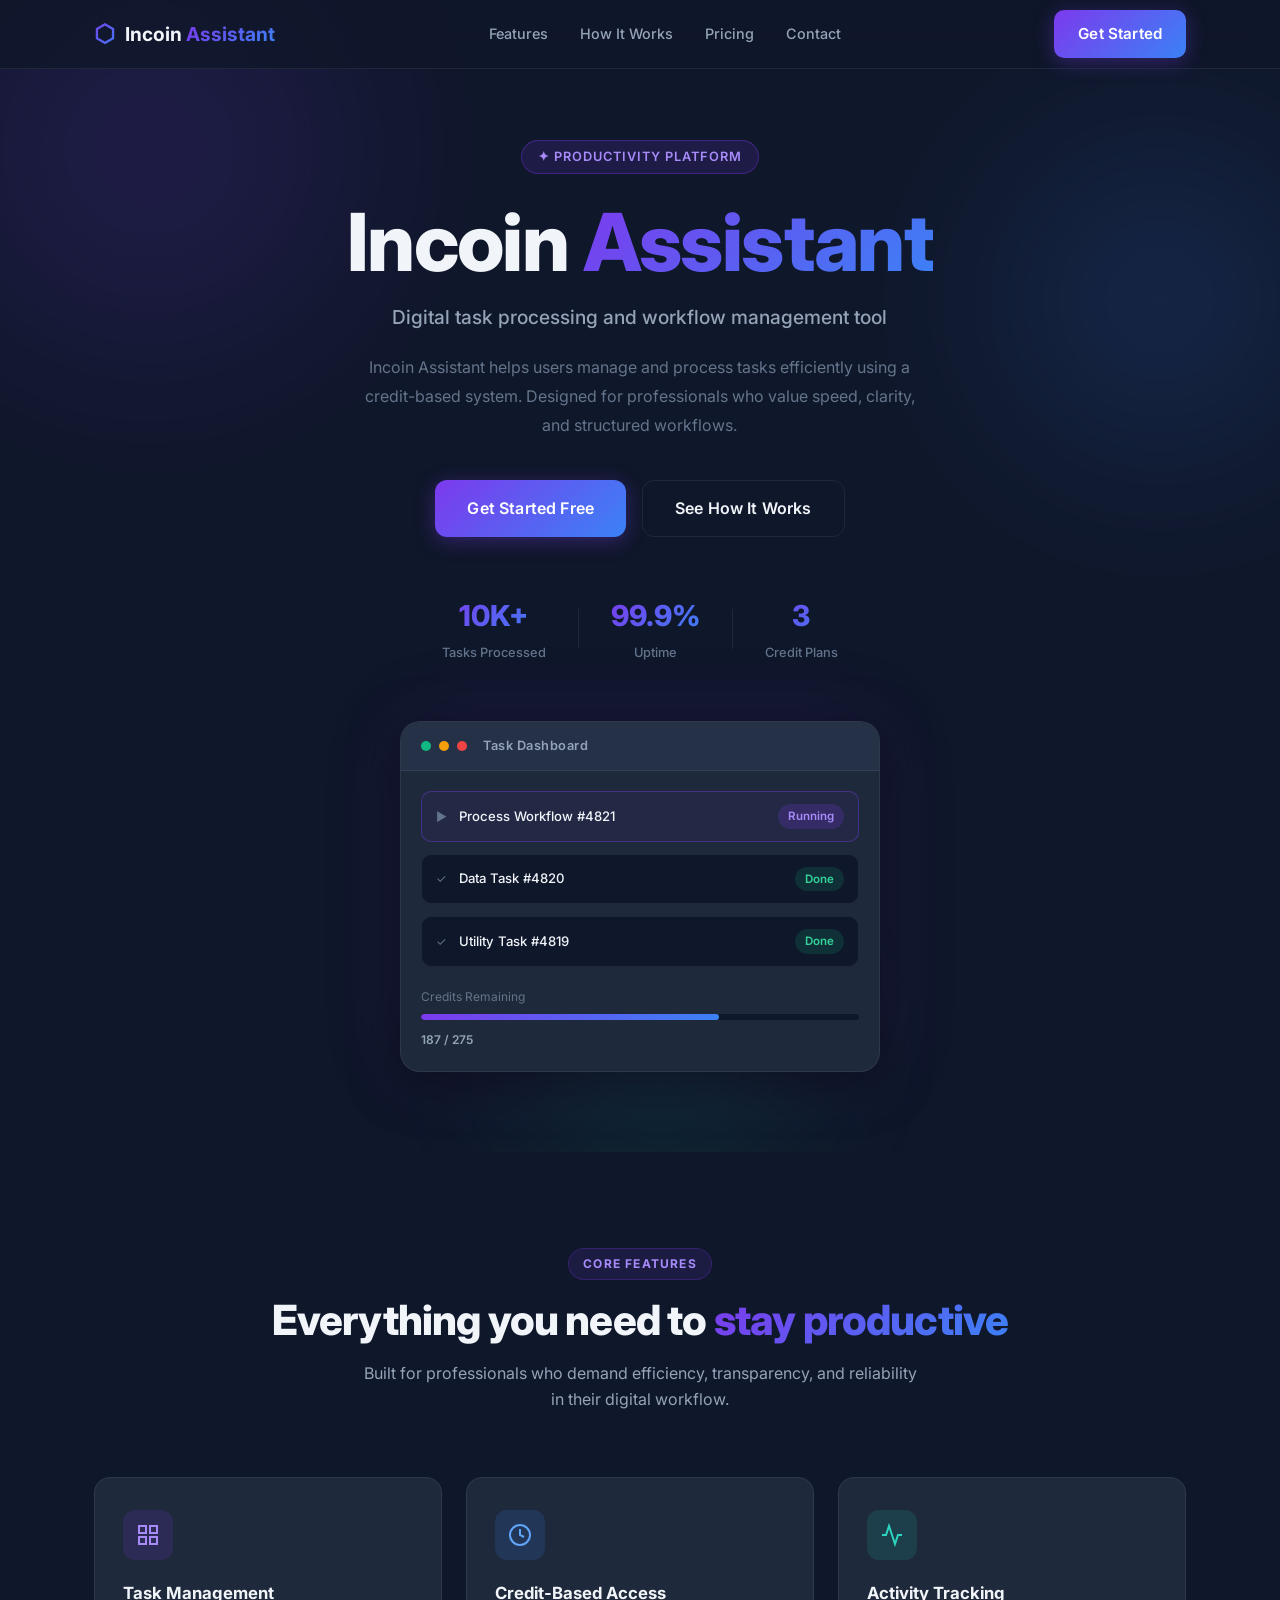
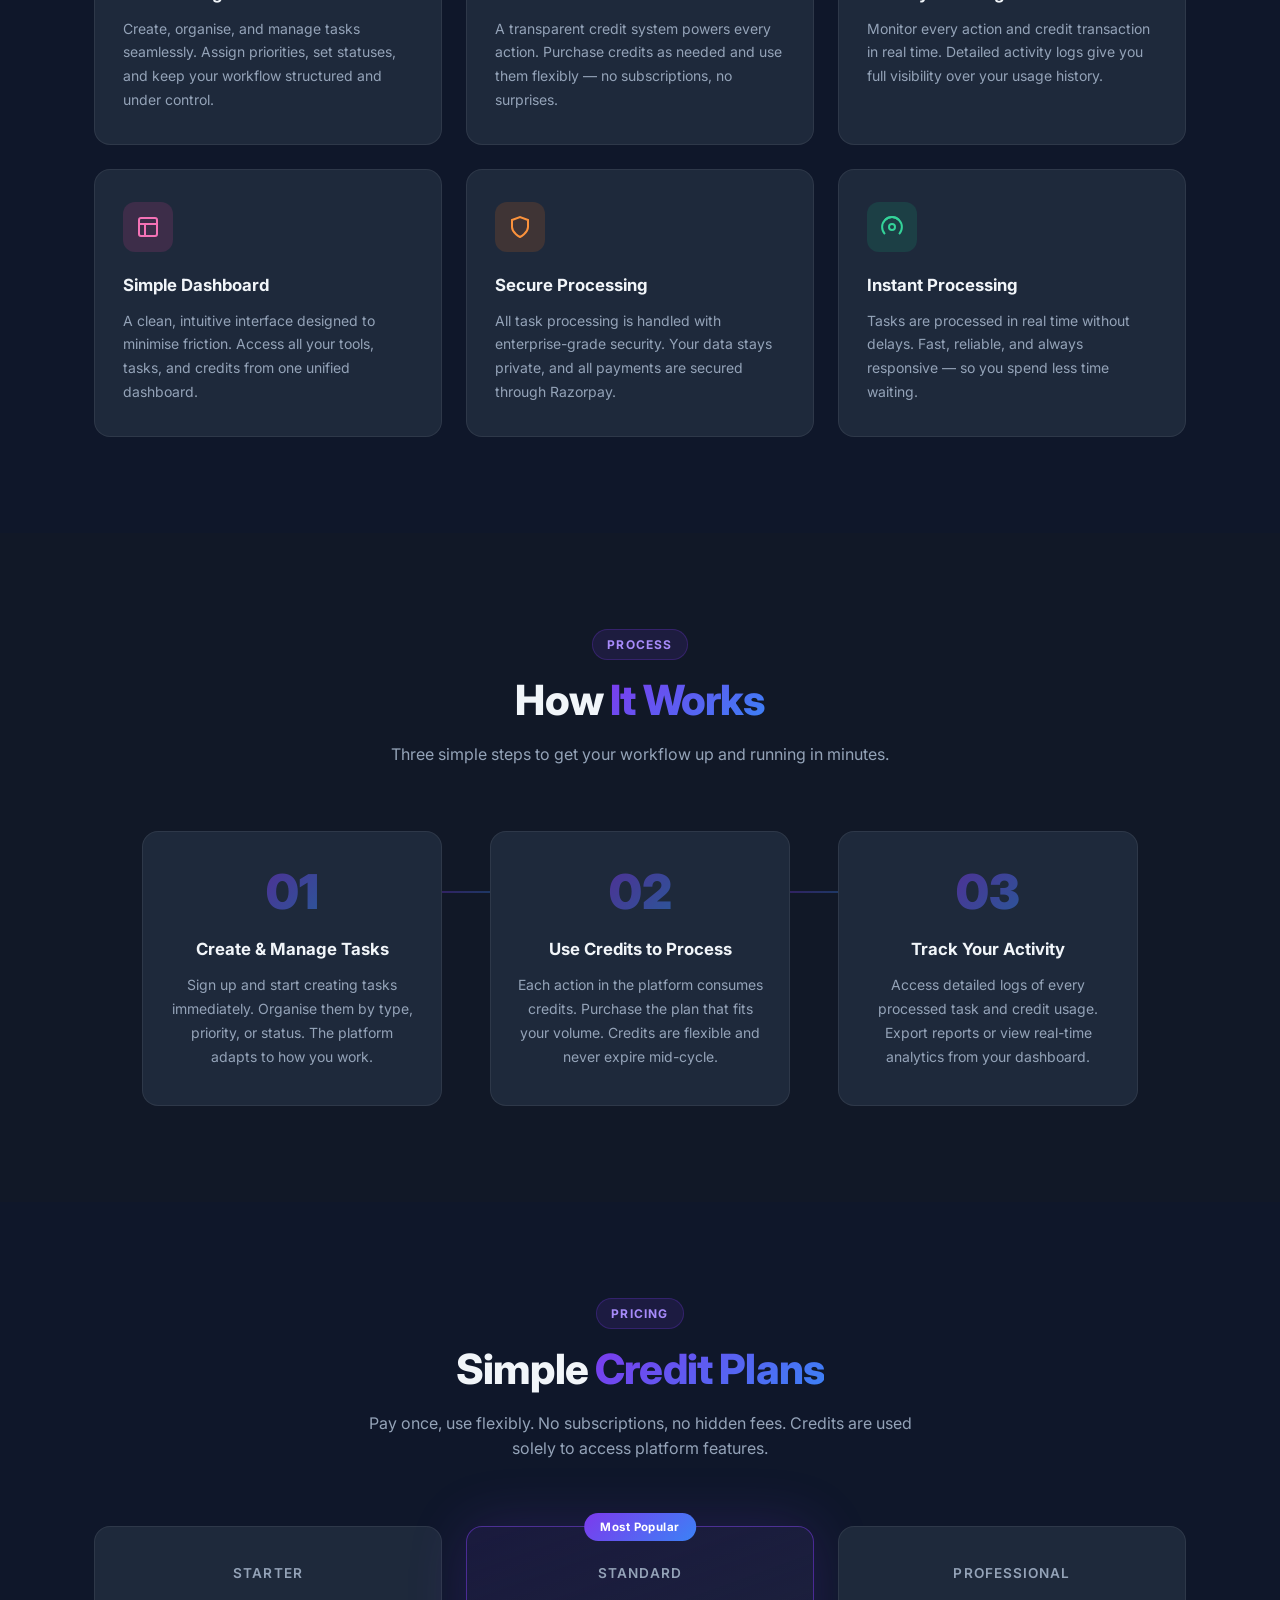
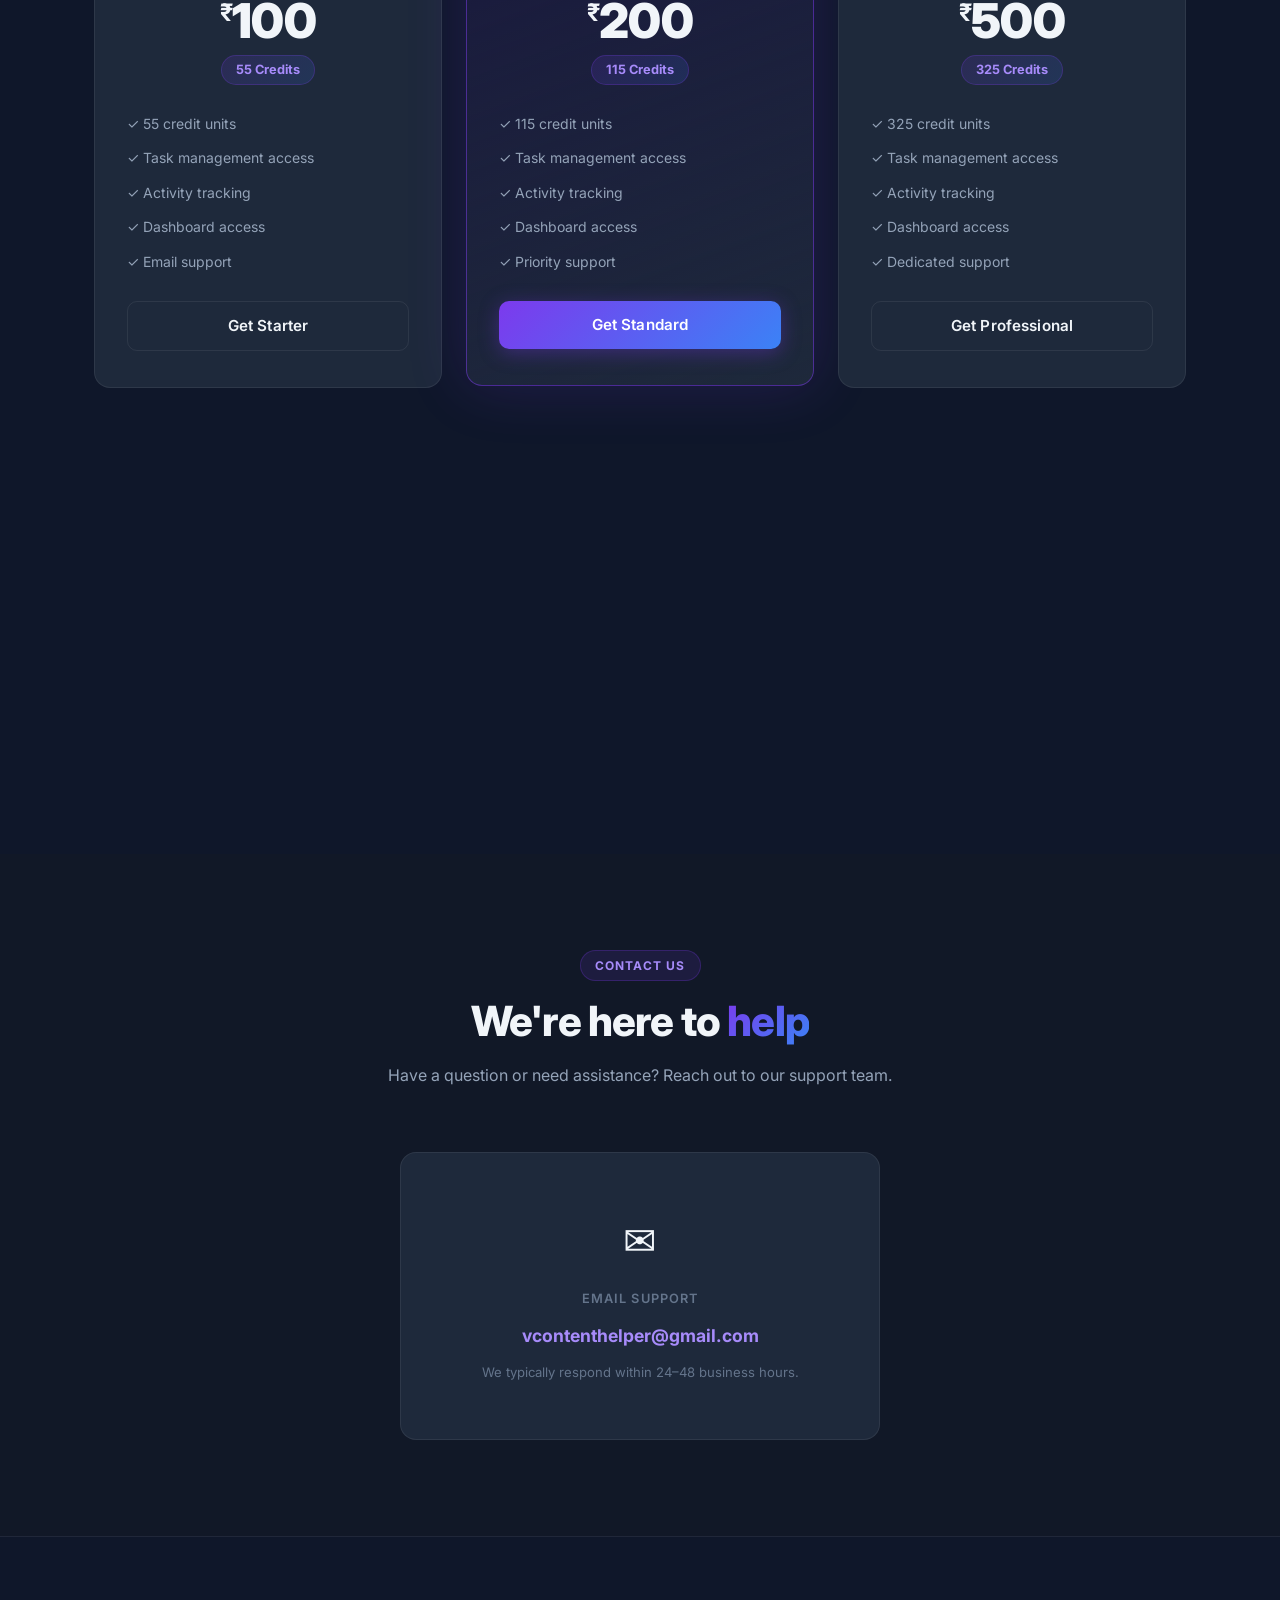
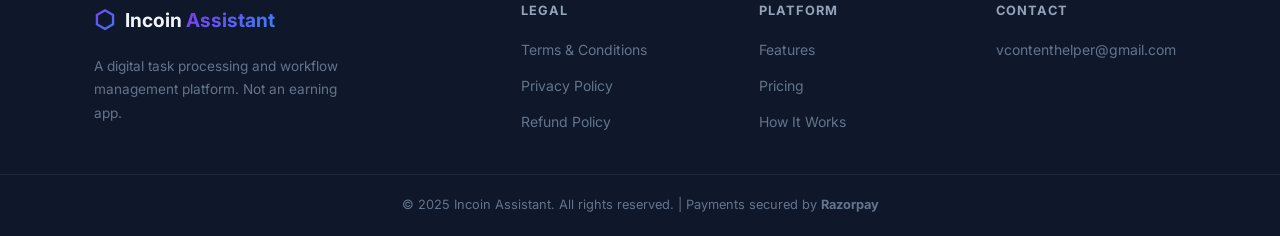
<file: index.html>
<!DOCTYPE html>
<html lang="en">
<head>
  <meta charset="UTF-8" />
  <meta name="viewport" content="width=device-width, initial-scale=1.0" />
  <title>Incoin Assistant — Digital Task & Workflow Management</title>
  <meta name="description" content="Incoin Assistant is a credit-based digital task processing and workflow management platform designed for professionals." />
  <link rel="preconnect" href="https://fonts.googleapis.com" />
  <link href="https://fonts.googleapis.com/css2?family=Inter:wght@300;400;500;600;700;800&display=swap" rel="stylesheet" />
  <link rel="stylesheet" href="styles.css" />
</head>
<body>

  <!-- NAV -->
  <nav class="navbar" id="navbar">
    <div class="container nav-inner">
      <a href="index.html" class="logo">
        <span class="logo-icon">⬡</span>
        <span>Incoin <span class="logo-accent">Assistant</span></span>
      </a>
      <ul class="nav-links" id="navLinks">
        <li><a href="#features">Features</a></li>
        <li><a href="#how-it-works">How It Works</a></li>
        <li><a href="#pricing">Pricing</a></li>
        <li><a href="#contact">Contact</a></li>
      </ul>
      <a href="auth.html" class="btn btn-primary nav-cta">Get Started</a>
      <button class="hamburger" id="hamburger" aria-label="Toggle menu">
        <span></span><span></span><span></span>
      </button>
    </div>
  </nav>

  <!-- MOBILE MENU -->
  <div class="mobile-menu" id="mobileMenu">
    <ul>
      <li><a href="#features" onclick="closeMobile()">Features</a></li>
      <li><a href="#how-it-works" onclick="closeMobile()">How It Works</a></li>
      <li><a href="#pricing" onclick="closeMobile()">Pricing</a></li>
      <li><a href="#contact" onclick="closeMobile()">Contact</a></li>
      <li><a href="#pricing" class="btn btn-primary" onclick="closeMobile()">Get Started</a></li>
    </ul>
  </div>

  <!-- HERO -->
  <section class="hero" id="hero">
    <div class="hero-bg-orbs">
      <div class="orb orb-1"></div>
      <div class="orb orb-2"></div>
      <div class="orb orb-3"></div>
    </div>
    <div class="container hero-content fade-in">
      <div class="hero-badge">✦ Productivity Platform</div>
      <h1 class="hero-title">Incoin <span class="gradient-text">Assistant</span></h1>
      <p class="hero-subtitle">Digital task processing and workflow management tool</p>
      <p class="hero-desc">
        Incoin Assistant helps users manage and process tasks efficiently using a credit-based system. Designed for professionals who value speed, clarity, and structured workflows.
      </p>
      <div class="hero-actions">
        <a href="#pricing" class="btn btn-primary btn-lg">Get Started Free</a>
        <a href="#how-it-works" class="btn btn-outline btn-lg">See How It Works</a>
      </div>
      <div class="hero-stats">
        <div class="stat"><span class="stat-num">10K+</span><span class="stat-label">Tasks Processed</span></div>
        <div class="stat-divider"></div>
        <div class="stat"><span class="stat-num">99.9%</span><span class="stat-label">Uptime</span></div>
        <div class="stat-divider"></div>
        <div class="stat"><span class="stat-num">3</span><span class="stat-label">Credit Plans</span></div>
      </div>
    </div>
    <div class="hero-visual fade-in-late">
      <div class="dashboard-card">
        <div class="dashboard-header">
          <span class="dash-dot green"></span>
          <span class="dash-dot yellow"></span>
          <span class="dash-dot red"></span>
          <span class="dash-title">Task Dashboard</span>
        </div>
        <div class="dashboard-body">
          <div class="task-row active">
            <span class="task-icon">▶</span>
            <span class="task-name">Process Workflow #4821</span>
            <span class="task-badge running">Running</span>
          </div>
          <div class="task-row">
            <span class="task-icon">✓</span>
            <span class="task-name">Data Task #4820</span>
            <span class="task-badge done">Done</span>
          </div>
          <div class="task-row">
            <span class="task-icon">✓</span>
            <span class="task-name">Utility Task #4819</span>
            <span class="task-badge done">Done</span>
          </div>
          <div class="credit-meter">
            <span class="credit-label">Credits Remaining</span>
            <div class="credit-bar"><div class="credit-fill" style="width:68%"></div></div>
            <span class="credit-count">187 / 275</span>
          </div>
        </div>
      </div>
    </div>
  </section>

  <!-- FEATURES -->
  <section class="section" id="features">
    <div class="container">
      <div class="section-header fade-in">
        <div class="section-badge">Core Features</div>
        <h2 class="section-title">Everything you need to <span class="gradient-text">stay productive</span></h2>
        <p class="section-desc">Built for professionals who demand efficiency, transparency, and reliability in their digital workflow.</p>
      </div>
      <div class="features-grid">
        <div class="feature-card fade-in">
          <div class="feature-icon-wrap purple">
            <svg width="24" height="24" viewBox="0 0 24 24" fill="none" stroke="currentColor" stroke-width="2"><rect x="3" y="3" width="7" height="7"/><rect x="14" y="3" width="7" height="7"/><rect x="3" y="14" width="7" height="7"/><rect x="14" y="14" width="7" height="7"/></svg>
          </div>
          <h3>Task Management</h3>
          <p>Create, organise, and manage tasks seamlessly. Assign priorities, set statuses, and keep your workflow structured and under control.</p>
        </div>
        <div class="feature-card fade-in">
          <div class="feature-icon-wrap blue">
            <svg width="24" height="24" viewBox="0 0 24 24" fill="none" stroke="currentColor" stroke-width="2"><circle cx="12" cy="12" r="10"/><polyline points="12 6 12 12 16 14"/></svg>
          </div>
          <h3>Credit-Based Access</h3>
          <p>A transparent credit system powers every action. Purchase credits as needed and use them flexibly — no subscriptions, no surprises.</p>
        </div>
        <div class="feature-card fade-in">
          <div class="feature-icon-wrap teal">
            <svg width="24" height="24" viewBox="0 0 24 24" fill="none" stroke="currentColor" stroke-width="2"><polyline points="22 12 18 12 15 21 9 3 6 12 2 12"/></svg>
          </div>
          <h3>Activity Tracking</h3>
          <p>Monitor every action and credit transaction in real time. Detailed activity logs give you full visibility over your usage history.</p>
        </div>
        <div class="feature-card fade-in">
          <div class="feature-icon-wrap pink">
            <svg width="24" height="24" viewBox="0 0 24 24" fill="none" stroke="currentColor" stroke-width="2"><rect x="3" y="3" width="18" height="18" rx="2"/><line x1="3" y1="9" x2="21" y2="9"/><line x1="9" y1="21" x2="9" y2="9"/></svg>
          </div>
          <h3>Simple Dashboard</h3>
          <p>A clean, intuitive interface designed to minimise friction. Access all your tools, tasks, and credits from one unified dashboard.</p>
        </div>
        <div class="feature-card fade-in">
          <div class="feature-icon-wrap orange">
            <svg width="24" height="24" viewBox="0 0 24 24" fill="none" stroke="currentColor" stroke-width="2"><path d="M12 22s8-4 8-10V5l-8-3-8 3v7c0 6 8 10 8 10z"/></svg>
          </div>
          <h3>Secure Processing</h3>
          <p>All task processing is handled with enterprise-grade security. Your data stays private, and all payments are secured through Razorpay.</p>
        </div>
        <div class="feature-card fade-in">
          <div class="feature-icon-wrap green">
            <svg width="24" height="24" viewBox="0 0 24 24" fill="none" stroke="currentColor" stroke-width="2"><circle cx="12" cy="12" r="3"/><path d="M19.07 4.93A10 10 0 0 0 4.93 19.07"/><path d="M4.93 4.93A10 10 0 0 1 19.07 19.07"/></svg>
          </div>
          <h3>Instant Processing</h3>
          <p>Tasks are processed in real time without delays. Fast, reliable, and always responsive — so you spend less time waiting.</p>
        </div>
      </div>
    </div>
  </section>

  <!-- HOW IT WORKS -->
  <section class="section section-alt" id="how-it-works">
    <div class="container">
      <div class="section-header fade-in">
        <div class="section-badge">Process</div>
        <h2 class="section-title">How <span class="gradient-text">It Works</span></h2>
        <p class="section-desc">Three simple steps to get your workflow up and running in minutes.</p>
      </div>
      <div class="steps-grid">
        <div class="step-card fade-in">
          <div class="step-num">01</div>
          <div class="step-content">
            <h3>Create &amp; Manage Tasks</h3>
            <p>Sign up and start creating tasks immediately. Organise them by type, priority, or status. The platform adapts to how you work.</p>
          </div>
        </div>
        <div class="step-connector"></div>
        <div class="step-card fade-in">
          <div class="step-num">02</div>
          <div class="step-content">
            <h3>Use Credits to Process</h3>
            <p>Each action in the platform consumes credits. Purchase the plan that fits your volume. Credits are flexible and never expire mid-cycle.</p>
          </div>
        </div>
        <div class="step-connector"></div>
        <div class="step-card fade-in">
          <div class="step-num">03</div>
          <div class="step-content">
            <h3>Track Your Activity</h3>
            <p>Access detailed logs of every processed task and credit usage. Export reports or view real-time analytics from your dashboard.</p>
          </div>
        </div>
      </div>
    </div>
  </section>

  <!-- PRICING -->
  <section class="section" id="pricing">
    <div class="container">
      <div class="section-header fade-in">
        <div class="section-badge">Pricing</div>
        <h2 class="section-title">Simple <span class="gradient-text">Credit Plans</span></h2>
        <p class="section-desc">Pay once, use flexibly. No subscriptions, no hidden fees. Credits are used solely to access platform features.</p>
      </div>
      <div class="pricing-grid">
        <div class="pricing-card fade-in">
          <div class="pricing-header">
            <div class="plan-name">Starter</div>
            <div class="plan-price"><span class="currency">₹</span>100</div>
            <div class="plan-credits">55 Credits</div>
          </div>
          <ul class="plan-features">
            <li>✓ 55 credit units</li>
            <li>✓ Task management access</li>
            <li>✓ Activity tracking</li>
            <li>✓ Dashboard access</li>
            <li>✓ Email support</li>
          </ul>
          <a href="#contact" class="btn btn-outline btn-block">Get Starter</a>
        </div>
        <div class="pricing-card popular fade-in">
          <div class="popular-badge">Most Popular</div>
          <div class="pricing-header">
            <div class="plan-name">Standard</div>
            <div class="plan-price"><span class="currency">₹</span>200</div>
            <div class="plan-credits">115 Credits</div>
          </div>
          <ul class="plan-features">
            <li>✓ 115 credit units</li>
            <li>✓ Task management access</li>
            <li>✓ Activity tracking</li>
            <li>✓ Dashboard access</li>
            <li>✓ Priority support</li>
          </ul>
          <a href="#contact" class="btn btn-primary btn-block">Get Standard</a>
        </div>
        <div class="pricing-card fade-in">
          <div class="pricing-header">
            <div class="plan-name">Professional</div>
            <div class="plan-price"><span class="currency">₹</span>500</div>
            <div class="plan-credits">325 Credits</div>
          </div>
          <ul class="plan-features">
            <li>✓ 325 credit units</li>
            <li>✓ Task management access</li>
            <li>✓ Activity tracking</li>
            <li>✓ Dashboard access</li>
            <li>✓ Dedicated support</li>
          </ul>
          <a href="#contact" class="btn btn-outline btn-block">Get Professional</a>
        </div>
      </div>
    </div>
  </section>

  <!-- DISCLAIMER -->
  <section class="section disclaimer-section fade-in">
    <div class="container">
      <div class="disclaimer-card">
        <div class="disclaimer-icon">⚠</div>
        <div class="disclaimer-content">
          <h3>Important Disclaimer</h3>
          <ul class="disclaimer-list">
            <li><span class="disc-icon">✕</span> Incoin Assistant is <strong>NOT</strong> an earning, investment, or income-generating platform.</li>
            <li><span class="disc-icon">✕</span> The platform provides <strong>no financial returns</strong> of any kind.</li>
            <li><span class="disc-icon">✕</span> Credits have <strong>no monetary value</strong> and cannot be exchanged for money.</li>
            <li><span class="disc-icon">✓</span> Credits are used <strong>solely</strong> for accessing platform features and processing tasks.</li>
            <li><span class="disc-icon">✓</span> This is a <strong>utility tool</strong> — a digital productivity platform.</li>
          </ul>
        </div>
      </div>
    </div>
  </section>

  <!-- CONTACT -->
  <section class="section section-alt" id="contact">
    <div class="container">
      <div class="section-header fade-in">
        <div class="section-badge">Contact Us</div>
        <h2 class="section-title">We're here to <span class="gradient-text">help</span></h2>
        <p class="section-desc">Have a question or need assistance? Reach out to our support team.</p>
      </div>
      <div class="contact-card fade-in">
        <div class="contact-icon">✉</div>
        <p class="contact-label">Email Support</p>
        <a href="mailto:vcontenthelper@gmail.com" class="contact-email">vcontenthelper@gmail.com</a>
        <p class="contact-note">We typically respond within 24–48 business hours.</p>
      </div>
    </div>
  </section>

  <!-- FOOTER -->
  <footer class="footer">
    <div class="container footer-inner">
      <div class="footer-brand">
        <a href="index.html" class="logo">
          <span class="logo-icon">⬡</span>
          <span>Incoin <span class="logo-accent">Assistant</span></span>
        </a>
        <p>A digital task processing and workflow management platform. Not an earning app.</p>
      </div>
      <div class="footer-links">
        <h4>Legal</h4>
        <ul>
          <li><a href="terms.html">Terms &amp; Conditions</a></li>
          <li><a href="privacy.html">Privacy Policy</a></li>
          <li><a href="refund.html">Refund Policy</a></li>
        </ul>
      </div>
      <div class="footer-links">
        <h4>Platform</h4>
        <ul>
          <li><a href="#features">Features</a></li>
          <li><a href="#pricing">Pricing</a></li>
          <li><a href="#how-it-works">How It Works</a></li>
        </ul>
      </div>
      <div class="footer-links">
        <h4>Contact</h4>
        <ul>
          <li><a href="mailto:vcontenthelper@gmail.com">vcontenthelper@gmail.com</a></li>
        </ul>
      </div>
    </div>
    <div class="footer-bottom">
      <div class="container">
        <p>&copy; 2025 Incoin Assistant. All rights reserved. | Payments secured by <strong>Razorpay</strong></p>
      </div>
    </div>
  </footer>

  <script src="script.js"></script>
</body>
</html>
</file>
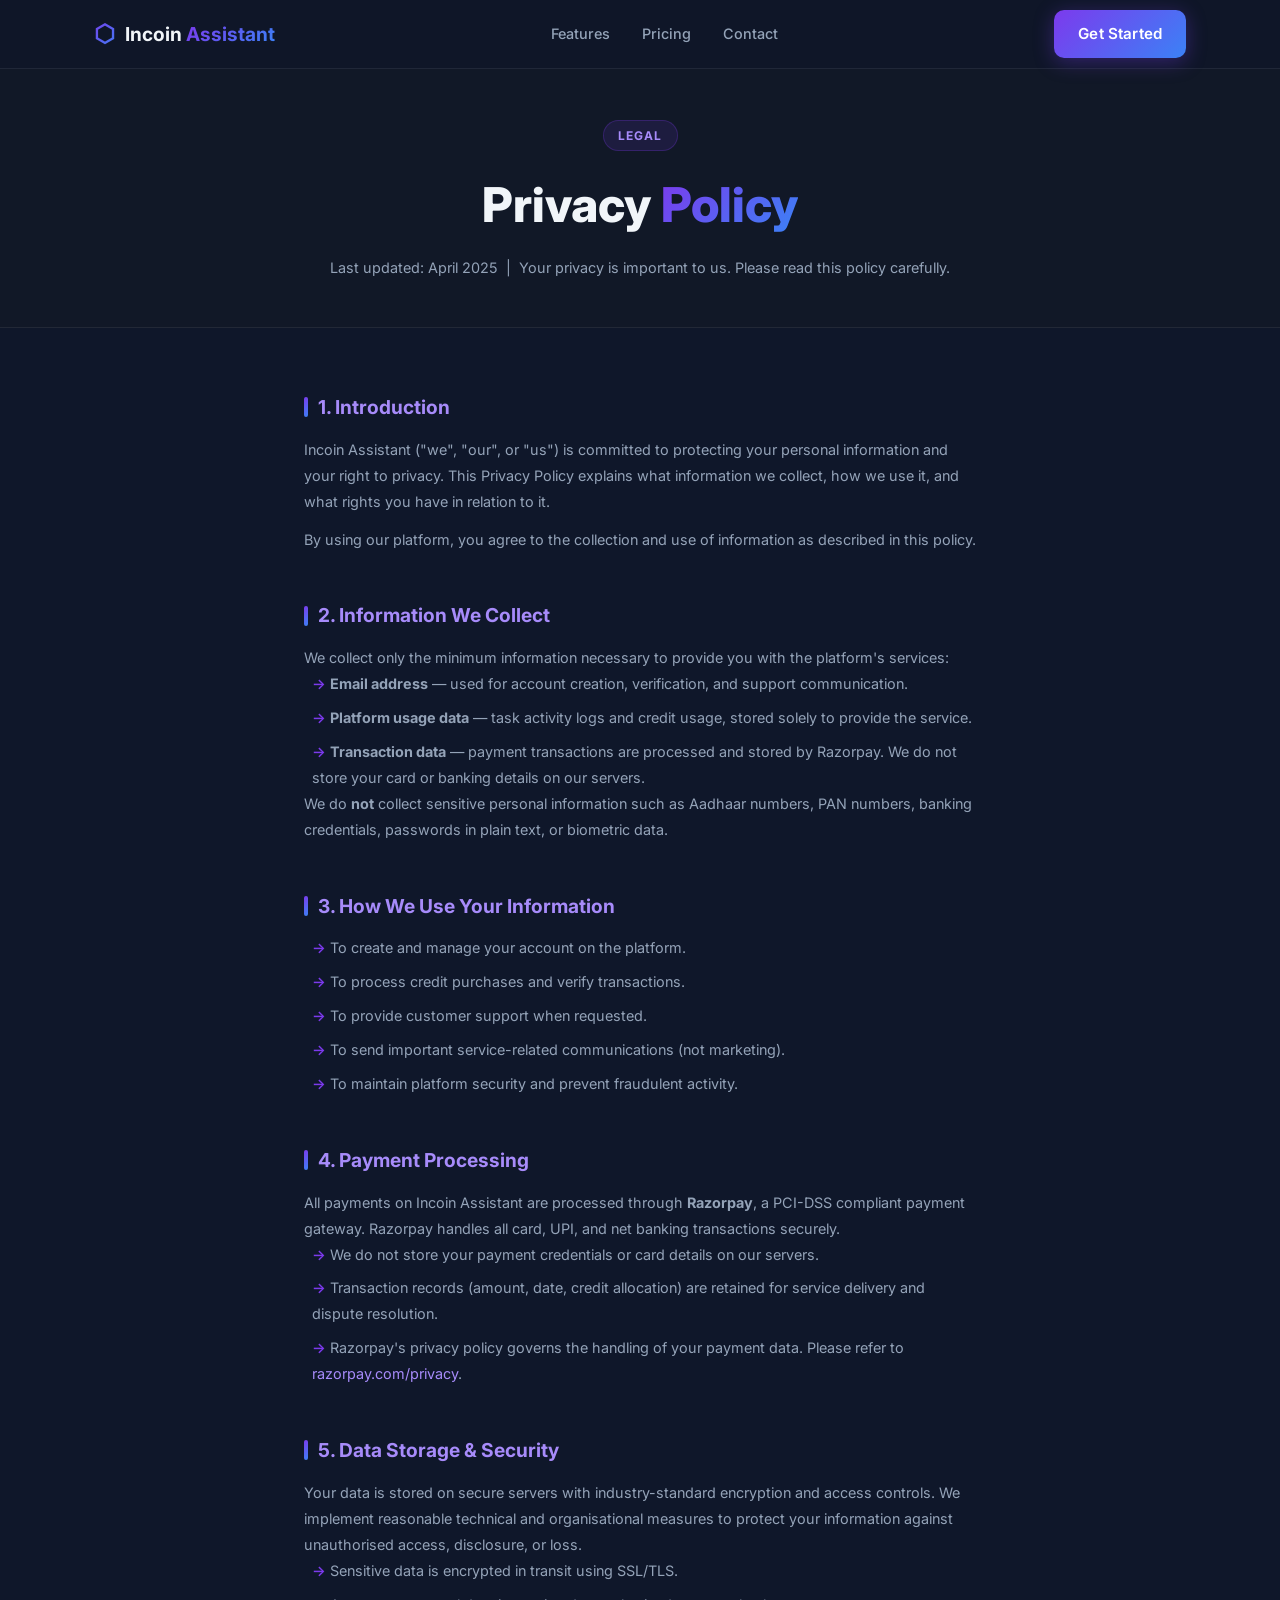
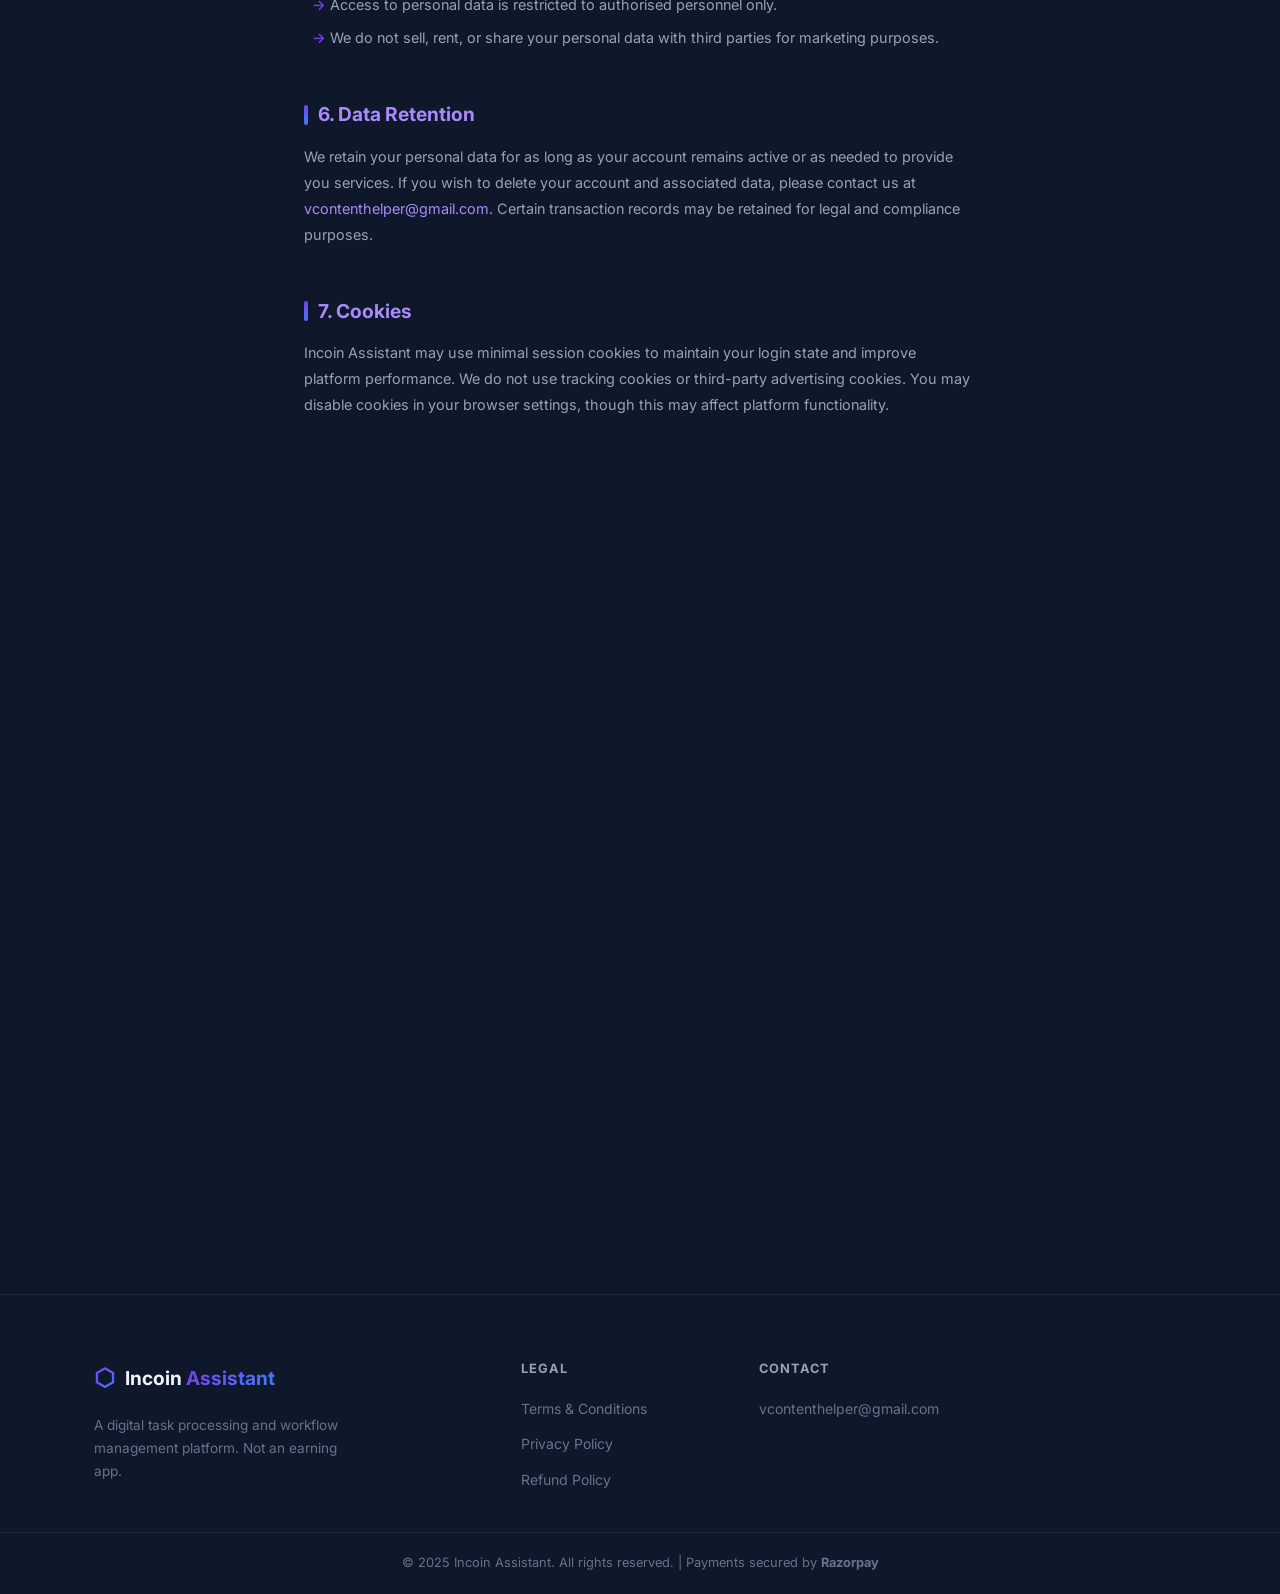
<file: privacy.html>
<!DOCTYPE html>
<html lang="en">
<head>
  <meta charset="UTF-8" />
  <meta name="viewport" content="width=device-width, initial-scale=1.0" />
  <title>Privacy Policy — Incoin Assistant</title>
  <meta name="description" content="Privacy Policy for Incoin Assistant — how we collect, use, and protect your information." />
  <link rel="preconnect" href="https://fonts.googleapis.com" />
  <link href="https://fonts.googleapis.com/css2?family=Inter:wght@300;400;500;600;700;800&display=swap" rel="stylesheet" />
  <link rel="stylesheet" href="styles.css" />
</head>
<body>

  <!-- NAV -->
  <nav class="navbar" id="navbar">
    <div class="container nav-inner">
      <a href="index.html" class="logo">
        <span class="logo-icon">⬡</span>
        <span>Incoin <span class="logo-accent">Assistant</span></span>
      </a>
      <ul class="nav-links">
        <li><a href="index.html#features">Features</a></li>
        <li><a href="index.html#pricing">Pricing</a></li>
        <li><a href="index.html#contact">Contact</a></li>
      </ul>
      <a href="index.html#pricing" class="btn btn-primary nav-cta">Get Started</a>
    </div>
  </nav>

  <!-- HERO -->
  <div class="legal-hero fade-in">
    <div class="container">
      <div class="section-badge" style="margin-bottom:16px;">Legal</div>
      <h1>Privacy <span class="gradient-text">Policy</span></h1>
      <p>Last updated: April 2025 &nbsp;|&nbsp; Your privacy is important to us. Please read this policy carefully.</p>
    </div>
  </div>

  <!-- CONTENT -->
  <div class="legal-content">

    <div class="legal-section fade-in">
      <h2>1. Introduction</h2>
      <p>Incoin Assistant ("we", "our", or "us") is committed to protecting your personal information and your right to privacy. This Privacy Policy explains what information we collect, how we use it, and what rights you have in relation to it.</p>
      <p>By using our platform, you agree to the collection and use of information as described in this policy.</p>
    </div>

    <div class="legal-section fade-in">
      <h2>2. Information We Collect</h2>
      <p>We collect only the minimum information necessary to provide you with the platform's services:</p>
      <ul>
        <li><strong>Email address</strong> — used for account creation, verification, and support communication.</li>
        <li><strong>Platform usage data</strong> — task activity logs and credit usage, stored solely to provide the service.</li>
        <li><strong>Transaction data</strong> — payment transactions are processed and stored by Razorpay. We do not store your card or banking details on our servers.</li>
      </ul>
      <p>We do <strong>not</strong> collect sensitive personal information such as Aadhaar numbers, PAN numbers, banking credentials, passwords in plain text, or biometric data.</p>
    </div>

    <div class="legal-section fade-in">
      <h2>3. How We Use Your Information</h2>
      <ul>
        <li>To create and manage your account on the platform.</li>
        <li>To process credit purchases and verify transactions.</li>
        <li>To provide customer support when requested.</li>
        <li>To send important service-related communications (not marketing).</li>
        <li>To maintain platform security and prevent fraudulent activity.</li>
      </ul>
    </div>

    <div class="legal-section fade-in">
      <h2>4. Payment Processing</h2>
      <p>All payments on Incoin Assistant are processed through <strong>Razorpay</strong>, a PCI-DSS compliant payment gateway. Razorpay handles all card, UPI, and net banking transactions securely.</p>
      <ul>
        <li>We do not store your payment credentials or card details on our servers.</li>
        <li>Transaction records (amount, date, credit allocation) are retained for service delivery and dispute resolution.</li>
        <li>Razorpay's privacy policy governs the handling of your payment data. Please refer to <a href="https://razorpay.com/privacy/" target="_blank" style="color:#a78bfa;">razorpay.com/privacy</a>.</li>
      </ul>
    </div>

    <div class="legal-section fade-in">
      <h2>5. Data Storage & Security</h2>
      <p>Your data is stored on secure servers with industry-standard encryption and access controls. We implement reasonable technical and organisational measures to protect your information against unauthorised access, disclosure, or loss.</p>
      <ul>
        <li>Sensitive data is encrypted in transit using SSL/TLS.</li>
        <li>Access to personal data is restricted to authorised personnel only.</li>
        <li>We do not sell, rent, or share your personal data with third parties for marketing purposes.</li>
      </ul>
    </div>

    <div class="legal-section fade-in">
      <h2>6. Data Retention</h2>
      <p>We retain your personal data for as long as your account remains active or as needed to provide you services. If you wish to delete your account and associated data, please contact us at <a href="mailto:vcontenthelper@gmail.com" style="color:#a78bfa;">vcontenthelper@gmail.com</a>. Certain transaction records may be retained for legal and compliance purposes.</p>
    </div>

    <div class="legal-section fade-in">
      <h2>7. Cookies</h2>
      <p>Incoin Assistant may use minimal session cookies to maintain your login state and improve platform performance. We do not use tracking cookies or third-party advertising cookies. You may disable cookies in your browser settings, though this may affect platform functionality.</p>
    </div>

    <div class="legal-section fade-in">
      <h2>8. Your Rights</h2>
      <ul>
        <li>The right to access the personal data we hold about you.</li>
        <li>The right to request correction of inaccurate information.</li>
        <li>The right to request deletion of your account and associated data.</li>
        <li>The right to withdraw consent for non-essential data use at any time.</li>
      </ul>
      <p>To exercise any of these rights, please contact us at <a href="mailto:vcontenthelper@gmail.com" style="color:#a78bfa;">vcontenthelper@gmail.com</a>.</p>
    </div>

    <div class="legal-section fade-in">
      <h2>9. Children's Privacy</h2>
      <p>Incoin Assistant is not intended for use by individuals under the age of 18. We do not knowingly collect personal information from minors. If we become aware that a minor has provided us with personal data, we will delete such information promptly.</p>
    </div>

    <div class="legal-section fade-in">
      <h2>10. Changes to This Policy</h2>
      <p>We may update this Privacy Policy periodically. Any changes will be posted on this page with an updated date. Continued use of the platform after updates constitutes your acceptance of the revised policy.</p>
    </div>

    <div class="legal-section fade-in">
      <h2>11. Contact Us</h2>
      <p>If you have any questions or concerns about this Privacy Policy or our data practices, please contact us at: <a href="mailto:vcontenthelper@gmail.com" style="color:#a78bfa;">vcontenthelper@gmail.com</a></p>
    </div>

  </div>

  <!-- FOOTER -->
  <footer class="footer">
    <div class="container footer-inner">
      <div class="footer-brand">
        <a href="index.html" class="logo">
          <span class="logo-icon">⬡</span>
          <span>Incoin <span class="logo-accent">Assistant</span></span>
        </a>
        <p>A digital task processing and workflow management platform. Not an earning app.</p>
      </div>
      <div class="footer-links">
        <h4>Legal</h4>
        <ul>
          <li><a href="terms.html">Terms &amp; Conditions</a></li>
          <li><a href="privacy.html">Privacy Policy</a></li>
          <li><a href="refund.html">Refund Policy</a></li>
        </ul>
      </div>
      <div class="footer-links">
        <h4>Contact</h4>
        <ul>
          <li><a href="mailto:vcontenthelper@gmail.com">vcontenthelper@gmail.com</a></li>
        </ul>
      </div>
    </div>
    <div class="footer-bottom">
      <div class="container">
        <p>&copy; 2025 Incoin Assistant. All rights reserved. | Payments secured by <strong>Razorpay</strong></p>
      </div>
    </div>
  </footer>

  <script src="script.js"></script>
</body>
</html>
</file>
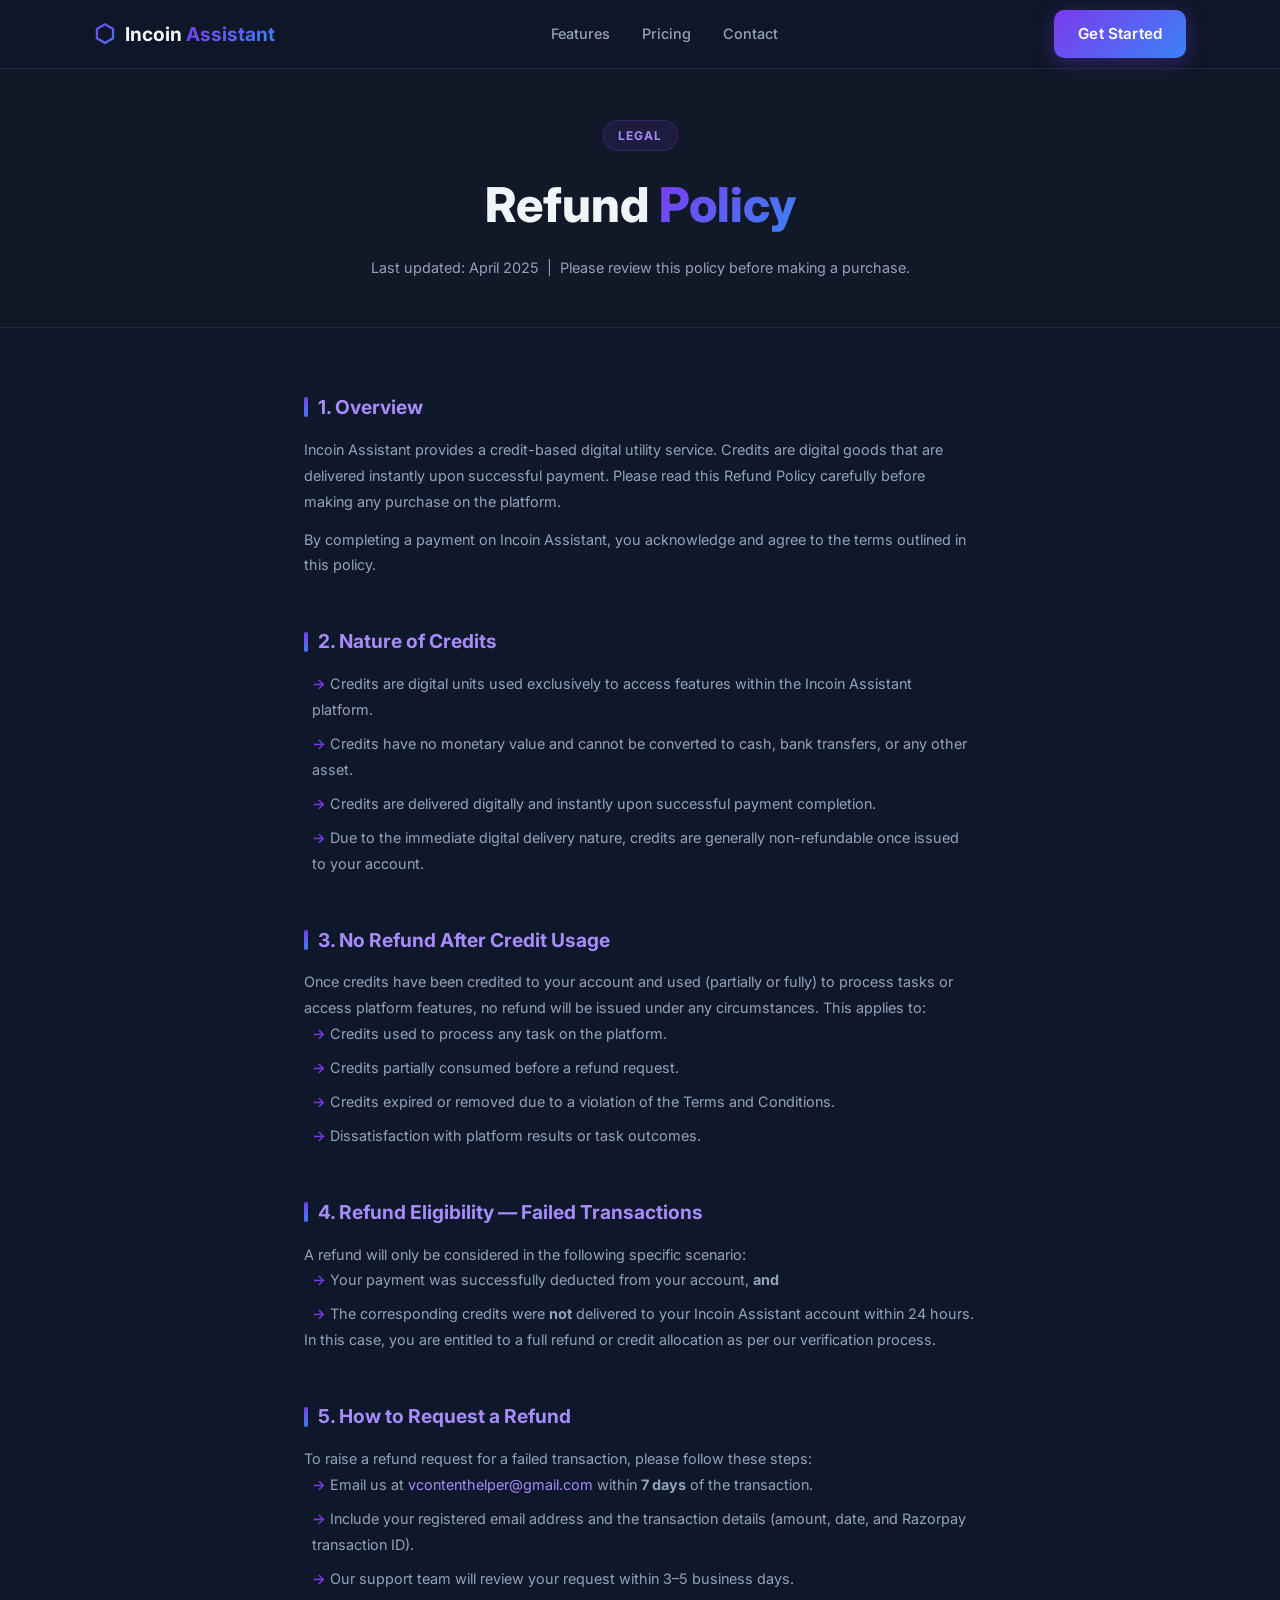
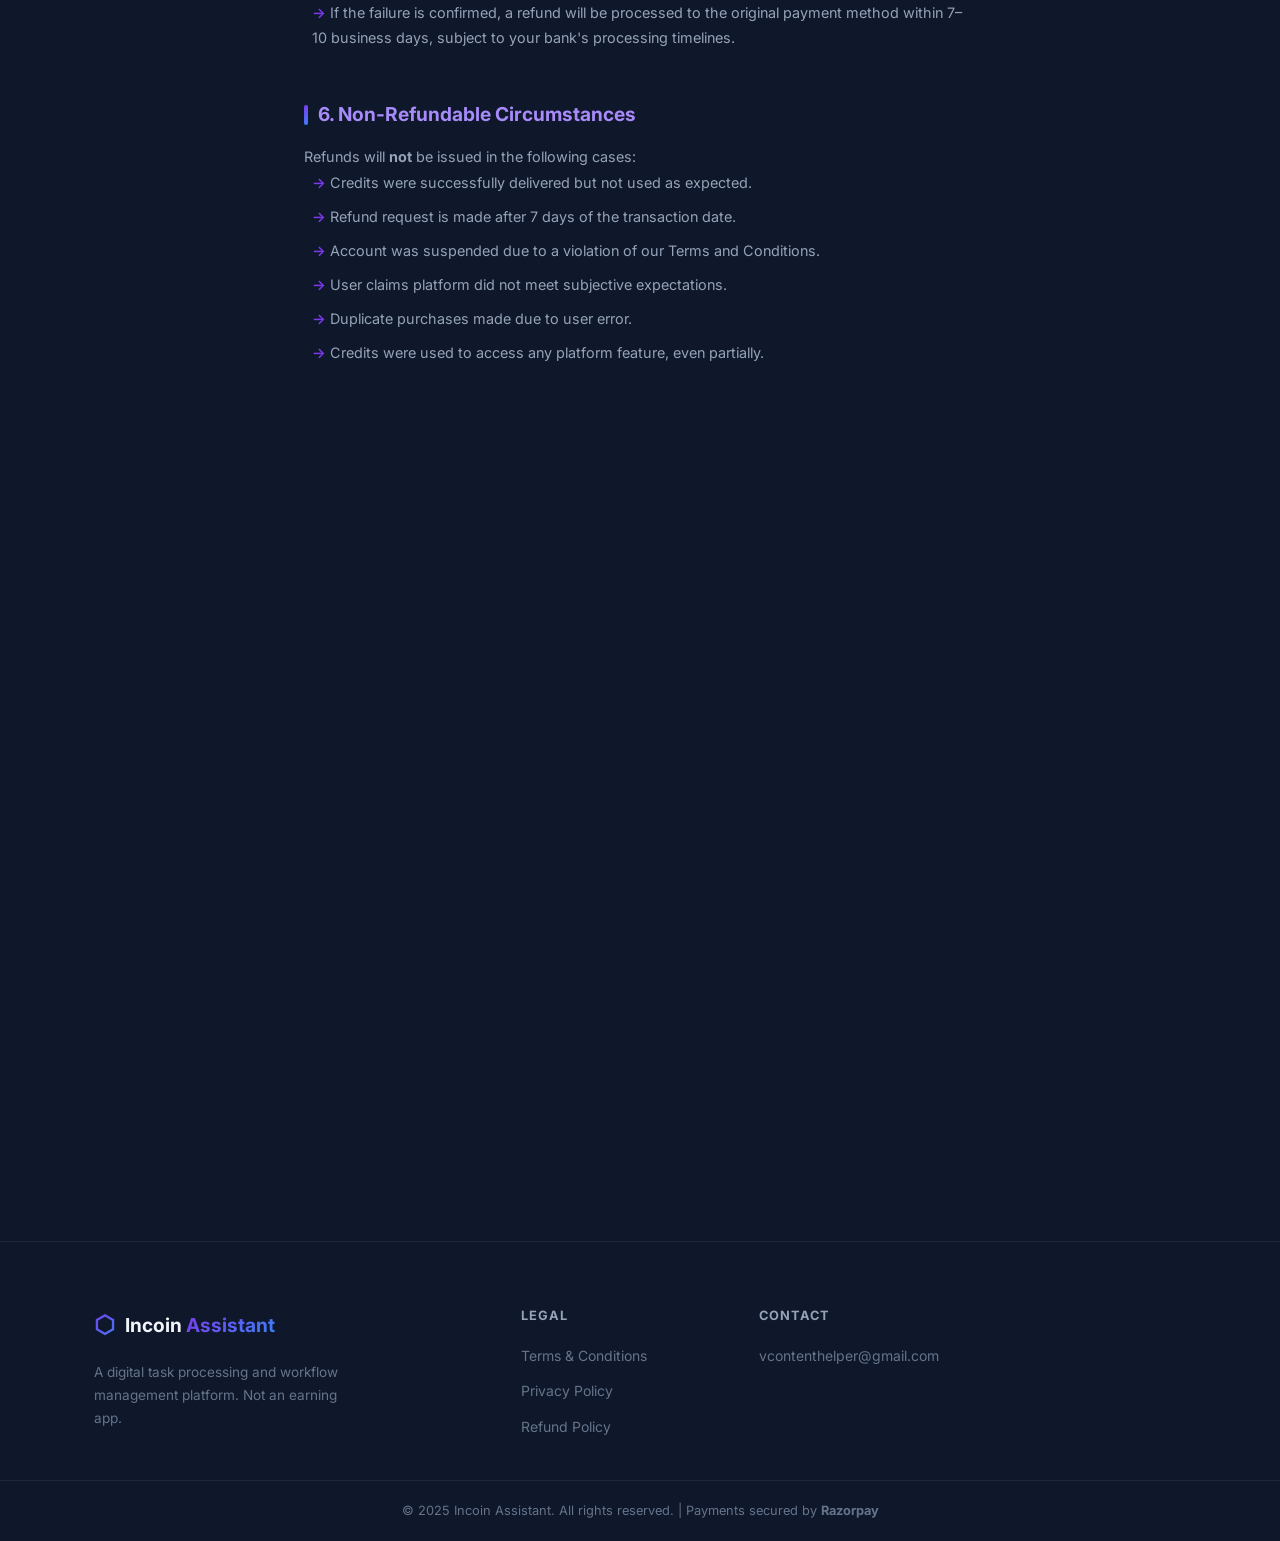
<file: refund.html>
<!DOCTYPE html>
<html lang="en">
<head>
  <meta charset="UTF-8" />
  <meta name="viewport" content="width=device-width, initial-scale=1.0" />
  <title>Refund Policy — Incoin Assistant</title>
  <meta name="description" content="Refund Policy for Incoin Assistant — understand our credit refund and failed transaction policies." />
  <link rel="preconnect" href="https://fonts.googleapis.com" />
  <link href="https://fonts.googleapis.com/css2?family=Inter:wght@300;400;500;600;700;800&display=swap" rel="stylesheet" />
  <link rel="stylesheet" href="styles.css" />
</head>
<body>

  <!-- NAV -->
  <nav class="navbar" id="navbar">
    <div class="container nav-inner">
      <a href="index.html" class="logo">
        <span class="logo-icon">⬡</span>
        <span>Incoin <span class="logo-accent">Assistant</span></span>
      </a>
      <ul class="nav-links">
        <li><a href="index.html#features">Features</a></li>
        <li><a href="index.html#pricing">Pricing</a></li>
        <li><a href="index.html#contact">Contact</a></li>
      </ul>
      <a href="index.html#pricing" class="btn btn-primary nav-cta">Get Started</a>
    </div>
  </nav>

  <!-- HERO -->
  <div class="legal-hero fade-in">
    <div class="container">
      <div class="section-badge" style="margin-bottom:16px;">Legal</div>
      <h1>Refund <span class="gradient-text">Policy</span></h1>
      <p>Last updated: April 2025 &nbsp;|&nbsp; Please review this policy before making a purchase.</p>
    </div>
  </div>

  <!-- CONTENT -->
  <div class="legal-content">

    <div class="legal-section fade-in">
      <h2>1. Overview</h2>
      <p>Incoin Assistant provides a credit-based digital utility service. Credits are digital goods that are delivered instantly upon successful payment. Please read this Refund Policy carefully before making any purchase on the platform.</p>
      <p>By completing a payment on Incoin Assistant, you acknowledge and agree to the terms outlined in this policy.</p>
    </div>

    <div class="legal-section fade-in">
      <h2>2. Nature of Credits</h2>
      <ul>
        <li>Credits are digital units used exclusively to access features within the Incoin Assistant platform.</li>
        <li>Credits have no monetary value and cannot be converted to cash, bank transfers, or any other asset.</li>
        <li>Credits are delivered digitally and instantly upon successful payment completion.</li>
        <li>Due to the immediate digital delivery nature, credits are generally non-refundable once issued to your account.</li>
      </ul>
    </div>

    <div class="legal-section fade-in">
      <h2>3. No Refund After Credit Usage</h2>
      <p>Once credits have been credited to your account and used (partially or fully) to process tasks or access platform features, no refund will be issued under any circumstances. This applies to:</p>
      <ul>
        <li>Credits used to process any task on the platform.</li>
        <li>Credits partially consumed before a refund request.</li>
        <li>Credits expired or removed due to a violation of the Terms and Conditions.</li>
        <li>Dissatisfaction with platform results or task outcomes.</li>
      </ul>
    </div>

    <div class="legal-section fade-in">
      <h2>4. Refund Eligibility — Failed Transactions</h2>
      <p>A refund will only be considered in the following specific scenario:</p>
      <ul>
        <li>Your payment was successfully deducted from your account, <strong>and</strong></li>
        <li>The corresponding credits were <strong>not</strong> delivered to your Incoin Assistant account within 24 hours.</li>
      </ul>
      <p>In this case, you are entitled to a full refund or credit allocation as per our verification process.</p>
    </div>

    <div class="legal-section fade-in">
      <h2>5. How to Request a Refund</h2>
      <p>To raise a refund request for a failed transaction, please follow these steps:</p>
      <ul>
        <li>Email us at <a href="mailto:vcontenthelper@gmail.com" style="color:#a78bfa;">vcontenthelper@gmail.com</a> within <strong>7 days</strong> of the transaction.</li>
        <li>Include your registered email address and the transaction details (amount, date, and Razorpay transaction ID).</li>
        <li>Our support team will review your request within 3–5 business days.</li>
        <li>If the failure is confirmed, a refund will be processed to the original payment method within 7–10 business days, subject to your bank's processing timelines.</li>
      </ul>
    </div>

    <div class="legal-section fade-in">
      <h2>6. Non-Refundable Circumstances</h2>
      <p>Refunds will <strong>not</strong> be issued in the following cases:</p>
      <ul>
        <li>Credits were successfully delivered but not used as expected.</li>
        <li>Refund request is made after 7 days of the transaction date.</li>
        <li>Account was suspended due to a violation of our Terms and Conditions.</li>
        <li>User claims platform did not meet subjective expectations.</li>
        <li>Duplicate purchases made due to user error.</li>
        <li>Credits were used to access any platform feature, even partially.</li>
      </ul>
    </div>

    <div class="legal-section fade-in">
      <h2>7. Razorpay Payment Gateway</h2>
      <p>All payments are processed through Razorpay, a secure and RBI-compliant payment gateway. Incoin Assistant does not have direct access to your payment credentials. Refunds, where applicable, are initiated through Razorpay and subject to the payment gateway's processing timelines.</p>
      <p>For payment-related disputes, you may also contact Razorpay's support at <a href="https://razorpay.com/support/" target="_blank" style="color:#a78bfa;">razorpay.com/support</a>.</p>
    </div>

    <div class="legal-section fade-in">
      <h2>8. Chargebacks</h2>
      <p>We strongly encourage users to contact us before initiating a chargeback with their bank. Unauthorised chargebacks for credits that were successfully delivered will be disputed, and accounts involved in fraudulent chargebacks will be permanently suspended.</p>
    </div>

    <div class="legal-section fade-in">
      <h2>9. Policy Updates</h2>
      <p>Incoin Assistant reserves the right to update this Refund Policy at any time. Changes will be reflected on this page with the updated date. Continued use of the platform signifies acceptance of the revised policy.</p>
    </div>

    <div class="legal-section fade-in">
      <h2>10. Contact Us</h2>
      <p>For any refund-related queries, please contact us at: <a href="mailto:vcontenthelper@gmail.com" style="color:#a78bfa;">vcontenthelper@gmail.com</a></p>
      <p>We aim to respond to all support requests within 24–48 business hours.</p>
    </div>

  </div>

  <!-- FOOTER -->
  <footer class="footer">
    <div class="container footer-inner">
      <div class="footer-brand">
        <a href="index.html" class="logo">
          <span class="logo-icon">⬡</span>
          <span>Incoin <span class="logo-accent">Assistant</span></span>
        </a>
        <p>A digital task processing and workflow management platform. Not an earning app.</p>
      </div>
      <div class="footer-links">
        <h4>Legal</h4>
        <ul>
          <li><a href="terms.html">Terms &amp; Conditions</a></li>
          <li><a href="privacy.html">Privacy Policy</a></li>
          <li><a href="refund.html">Refund Policy</a></li>
        </ul>
      </div>
      <div class="footer-links">
        <h4>Contact</h4>
        <ul>
          <li><a href="mailto:vcontenthelper@gmail.com">vcontenthelper@gmail.com</a></li>
        </ul>
      </div>
    </div>
    <div class="footer-bottom">
      <div class="container">
        <p>&copy; 2025 Incoin Assistant. All rights reserved. | Payments secured by <strong>Razorpay</strong></p>
      </div>
    </div>
  </footer>

  <script src="script.js"></script>
</body>
</html>
</file>
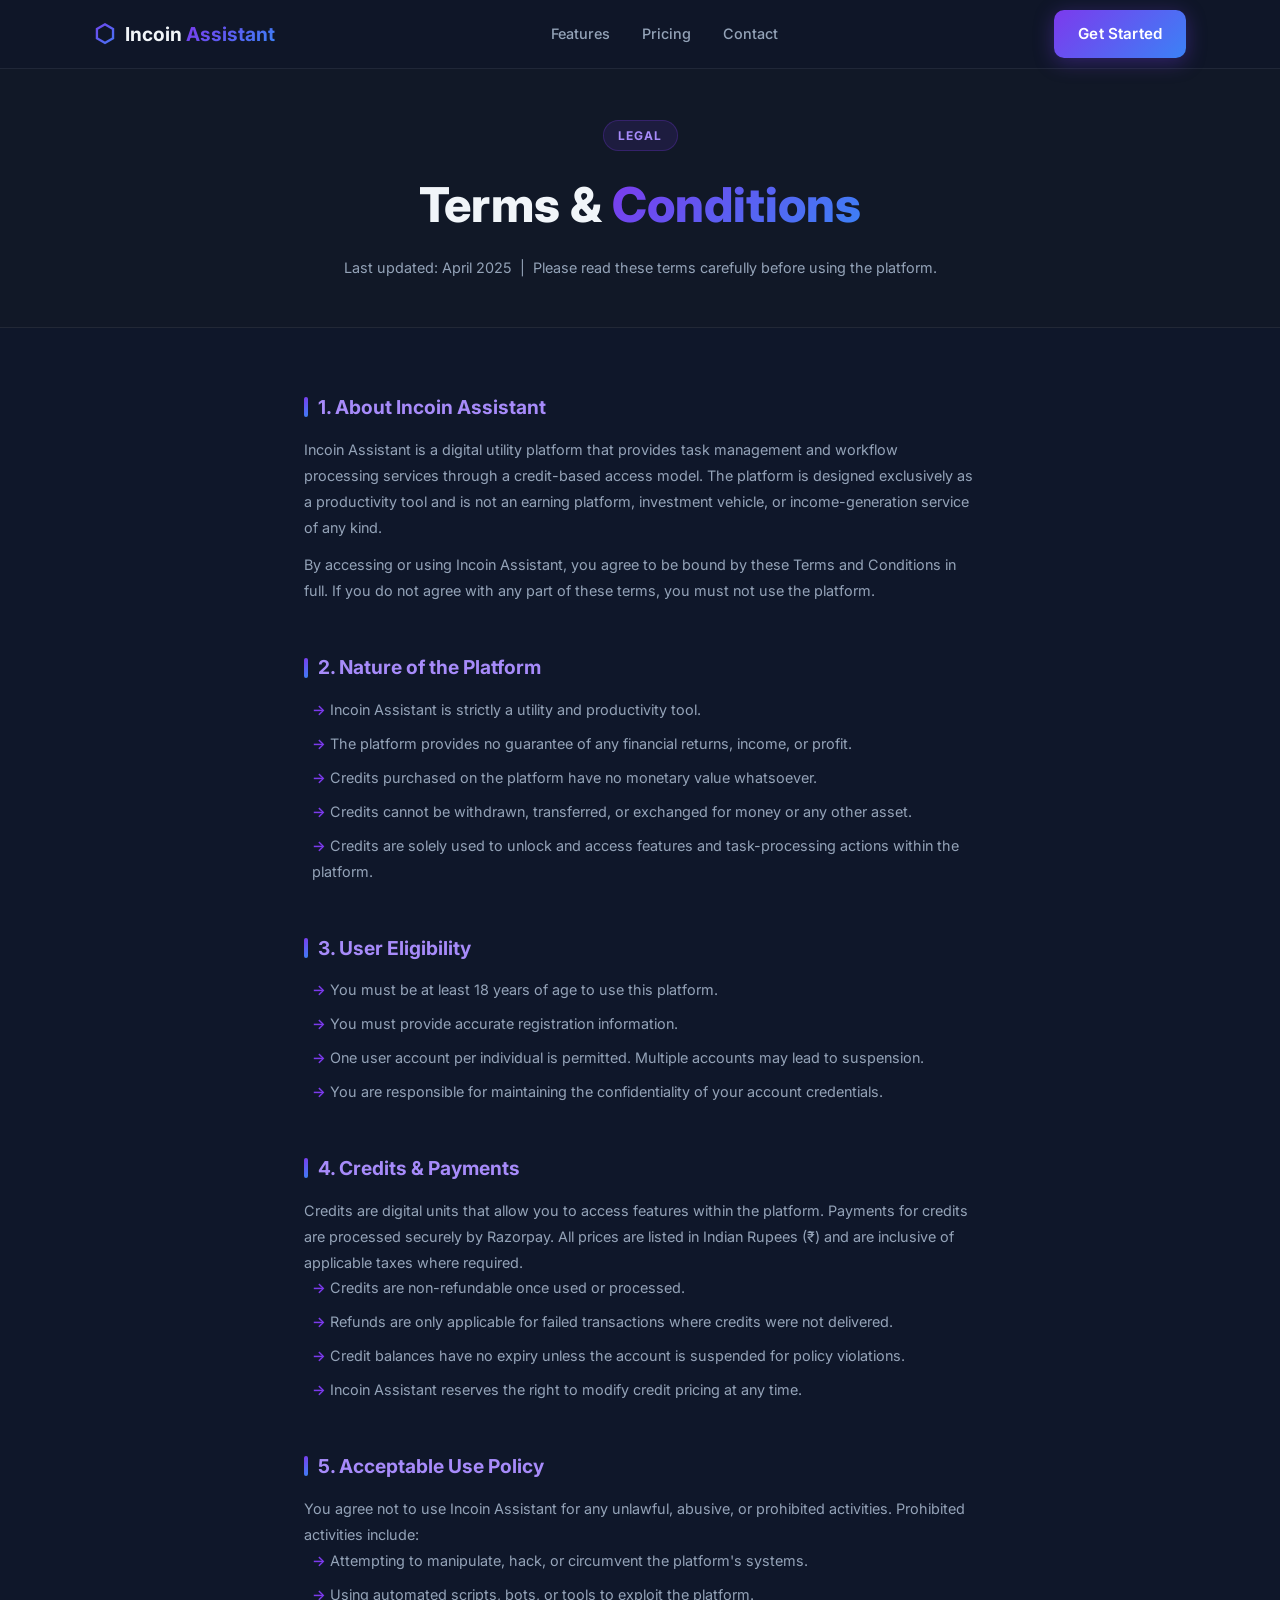
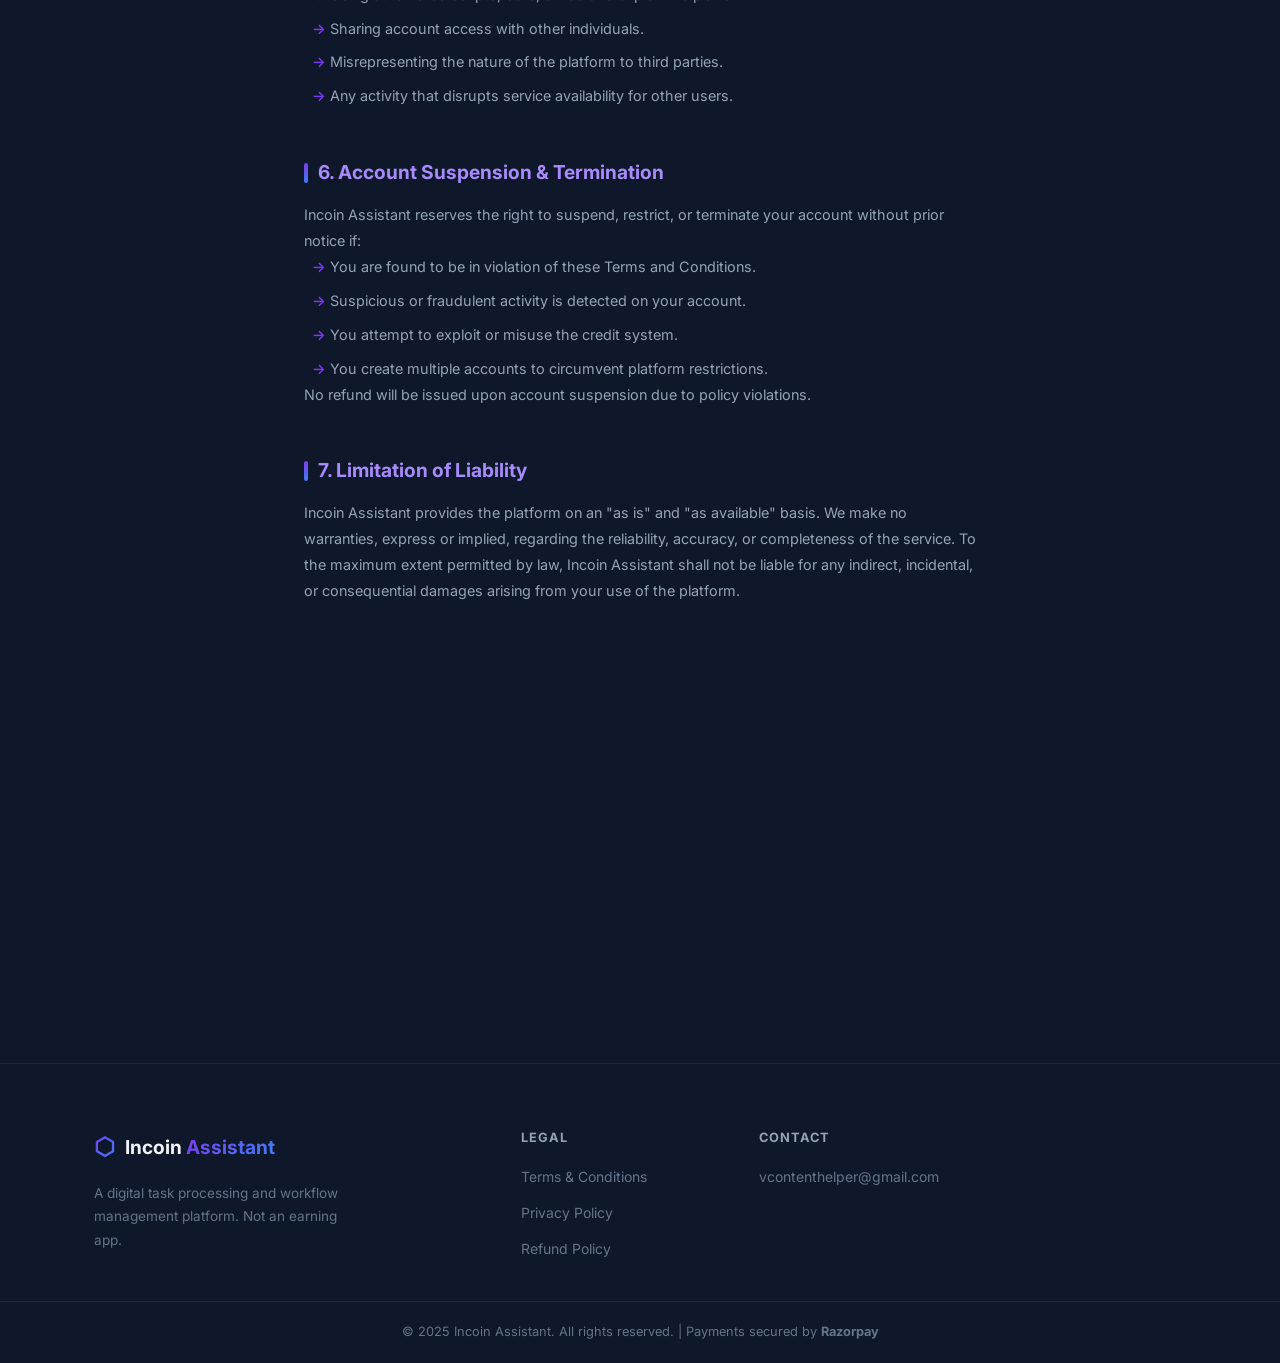
<file: terms.html>
<!DOCTYPE html>
<html lang="en">
<head>
  <meta charset="UTF-8" />
  <meta name="viewport" content="width=device-width, initial-scale=1.0" />
  <title>Terms & Conditions — Incoin Assistant</title>
  <meta name="description" content="Terms and Conditions for Incoin Assistant — a digital task processing utility platform." />
  <link rel="preconnect" href="https://fonts.googleapis.com" />
  <link href="https://fonts.googleapis.com/css2?family=Inter:wght@300;400;500;600;700;800&display=swap" rel="stylesheet" />
  <link rel="stylesheet" href="styles.css" />
</head>
<body>

  <!-- NAV -->
  <nav class="navbar" id="navbar">
    <div class="container nav-inner">
      <a href="index.html" class="logo">
        <span class="logo-icon">⬡</span>
        <span>Incoin <span class="logo-accent">Assistant</span></span>
      </a>
      <ul class="nav-links">
        <li><a href="index.html#features">Features</a></li>
        <li><a href="index.html#pricing">Pricing</a></li>
        <li><a href="index.html#contact">Contact</a></li>
      </ul>
      <a href="index.html#pricing" class="btn btn-primary nav-cta">Get Started</a>
    </div>
  </nav>

  <!-- HERO -->
  <div class="legal-hero fade-in">
    <div class="container">
      <div class="section-badge" style="margin-bottom:16px;">Legal</div>
      <h1>Terms &amp; <span class="gradient-text">Conditions</span></h1>
      <p>Last updated: April 2025 &nbsp;|&nbsp; Please read these terms carefully before using the platform.</p>
    </div>
  </div>

  <!-- CONTENT -->
  <div class="legal-content">

    <div class="legal-section fade-in">
      <h2>1. About Incoin Assistant</h2>
      <p>Incoin Assistant is a digital utility platform that provides task management and workflow processing services through a credit-based access model. The platform is designed exclusively as a productivity tool and is not an earning platform, investment vehicle, or income-generation service of any kind.</p>
      <p>By accessing or using Incoin Assistant, you agree to be bound by these Terms and Conditions in full. If you do not agree with any part of these terms, you must not use the platform.</p>
    </div>

    <div class="legal-section fade-in">
      <h2>2. Nature of the Platform</h2>
      <ul>
        <li>Incoin Assistant is strictly a utility and productivity tool.</li>
        <li>The platform provides no guarantee of any financial returns, income, or profit.</li>
        <li>Credits purchased on the platform have no monetary value whatsoever.</li>
        <li>Credits cannot be withdrawn, transferred, or exchanged for money or any other asset.</li>
        <li>Credits are solely used to unlock and access features and task-processing actions within the platform.</li>
      </ul>
    </div>

    <div class="legal-section fade-in">
      <h2>3. User Eligibility</h2>
      <ul>
        <li>You must be at least 18 years of age to use this platform.</li>
        <li>You must provide accurate registration information.</li>
        <li>One user account per individual is permitted. Multiple accounts may lead to suspension.</li>
        <li>You are responsible for maintaining the confidentiality of your account credentials.</li>
      </ul>
    </div>

    <div class="legal-section fade-in">
      <h2>4. Credits & Payments</h2>
      <p>Credits are digital units that allow you to access features within the platform. Payments for credits are processed securely by Razorpay. All prices are listed in Indian Rupees (₹) and are inclusive of applicable taxes where required.</p>
      <ul>
        <li>Credits are non-refundable once used or processed.</li>
        <li>Refunds are only applicable for failed transactions where credits were not delivered.</li>
        <li>Credit balances have no expiry unless the account is suspended for policy violations.</li>
        <li>Incoin Assistant reserves the right to modify credit pricing at any time.</li>
      </ul>
    </div>

    <div class="legal-section fade-in">
      <h2>5. Acceptable Use Policy</h2>
      <p>You agree not to use Incoin Assistant for any unlawful, abusive, or prohibited activities. Prohibited activities include:</p>
      <ul>
        <li>Attempting to manipulate, hack, or circumvent the platform's systems.</li>
        <li>Using automated scripts, bots, or tools to exploit the platform.</li>
        <li>Sharing account access with other individuals.</li>
        <li>Misrepresenting the nature of the platform to third parties.</li>
        <li>Any activity that disrupts service availability for other users.</li>
      </ul>
    </div>

    <div class="legal-section fade-in">
      <h2>6. Account Suspension & Termination</h2>
      <p>Incoin Assistant reserves the right to suspend, restrict, or terminate your account without prior notice if:</p>
      <ul>
        <li>You are found to be in violation of these Terms and Conditions.</li>
        <li>Suspicious or fraudulent activity is detected on your account.</li>
        <li>You attempt to exploit or misuse the credit system.</li>
        <li>You create multiple accounts to circumvent platform restrictions.</li>
      </ul>
      <p>No refund will be issued upon account suspension due to policy violations.</p>
    </div>

    <div class="legal-section fade-in">
      <h2>7. Limitation of Liability</h2>
      <p>Incoin Assistant provides the platform on an "as is" and "as available" basis. We make no warranties, express or implied, regarding the reliability, accuracy, or completeness of the service. To the maximum extent permitted by law, Incoin Assistant shall not be liable for any indirect, incidental, or consequential damages arising from your use of the platform.</p>
    </div>

    <div class="legal-section fade-in">
      <h2>8. Modifications to Terms</h2>
      <p>We reserve the right to amend these Terms and Conditions at any time. Continued use of the platform after any changes constitutes your acceptance of the updated terms. We encourage you to review this page periodically.</p>
    </div>

    <div class="legal-section fade-in">
      <h2>9. Contact</h2>
      <p>If you have any questions about these Terms and Conditions, please contact us at: <a href="mailto:vcontenthelper@gmail.com" style="color:#a78bfa;">vcontenthelper@gmail.com</a></p>
    </div>

  </div>

  <!-- FOOTER -->
  <footer class="footer">
    <div class="container footer-inner">
      <div class="footer-brand">
        <a href="index.html" class="logo">
          <span class="logo-icon">⬡</span>
          <span>Incoin <span class="logo-accent">Assistant</span></span>
        </a>
        <p>A digital task processing and workflow management platform. Not an earning app.</p>
      </div>
      <div class="footer-links">
        <h4>Legal</h4>
        <ul>
          <li><a href="terms.html">Terms &amp; Conditions</a></li>
          <li><a href="privacy.html">Privacy Policy</a></li>
          <li><a href="refund.html">Refund Policy</a></li>
        </ul>
      </div>
      <div class="footer-links">
        <h4>Contact</h4>
        <ul>
          <li><a href="mailto:vcontenthelper@gmail.com">vcontenthelper@gmail.com</a></li>
        </ul>
      </div>
    </div>
    <div class="footer-bottom">
      <div class="container">
        <p>&copy; 2025 Incoin Assistant. All rights reserved. | Payments secured by <strong>Razorpay</strong></p>
      </div>
    </div>
  </footer>

  <script src="script.js"></script>
</body>
</html>
</file>
<file: styles.css>
/* ===== RESET & BASE ===== */
*, *::before, *::after { box-sizing: border-box; margin: 0; padding: 0; }

:root {
  --bg: #0f172a;
  --bg-alt: #111827;
  --surface: #1e293b;
  --surface-2: #243146;
  --border: rgba(255,255,255,0.07);
  --primary: #7c3aed;
  --primary-2: #6d28d9;
  --accent: #3b82f6;
  --gradient: linear-gradient(135deg, #7c3aed, #3b82f6);
  --gradient-soft: linear-gradient(135deg, rgba(124,58,237,0.15), rgba(59,130,246,0.15));
  --text: #f1f5f9;
  --text-muted: #94a3b8;
  --text-dim: #64748b;
  --success: #10b981;
  --warning: #f59e0b;
  --danger: #ef4444;
  --radius: 16px;
  --radius-sm: 10px;
  --shadow: 0 4px 24px rgba(0,0,0,0.4);
  --shadow-lg: 0 10px 48px rgba(0,0,0,0.5);
}

html { scroll-behavior: smooth; }

body {
  font-family: 'Inter', -apple-system, BlinkMacSystemFont, sans-serif;
  background: var(--bg);
  color: var(--text);
  line-height: 1.6;
  -webkit-font-smoothing: antialiased;
  overflow-x: hidden;
}

a { color: inherit; text-decoration: none; }
img { max-width: 100%; }

.container {
  max-width: 1140px;
  margin: 0 auto;
  padding: 0 24px;
}

/* ===== TYPOGRAPHY ===== */
.gradient-text {
  background: var(--gradient);
  -webkit-background-clip: text;
  -webkit-text-fill-color: transparent;
  background-clip: text;
}

/* ===== BUTTONS ===== */
.btn {
  display: inline-flex;
  align-items: center;
  justify-content: center;
  gap: 8px;
  padding: 12px 24px;
  border-radius: 10px;
  font-weight: 600;
  font-size: 0.95rem;
  cursor: pointer;
  transition: all 0.25s ease;
  border: none;
  letter-spacing: 0.01em;
}
.btn-primary {
  background: var(--gradient);
  color: #fff;
  box-shadow: 0 4px 20px rgba(124,58,237,0.35);
}
.btn-primary:hover {
  transform: translateY(-2px);
  box-shadow: 0 8px 30px rgba(124,58,237,0.5);
}
.btn-outline {
  background: transparent;
  color: var(--text);
  border: 1.5px solid var(--border);
}
.btn-outline:hover {
  border-color: var(--primary);
  color: #fff;
  background: rgba(124,58,237,0.08);
  transform: translateY(-2px);
}
.btn-lg { padding: 15px 32px; font-size: 1rem; border-radius: 12px; }
.btn-block { display: flex; width: 100%; margin-top: 28px; }

/* ===== NAVBAR ===== */
.navbar {
  position: fixed;
  top: 0; left: 0; right: 0;
  z-index: 1000;
  background: rgba(15,23,42,0.8);
  backdrop-filter: blur(16px);
  border-bottom: 1px solid var(--border);
  transition: background 0.3s ease;
}
.nav-inner {
  display: flex;
  align-items: center;
  justify-content: space-between;
  height: 68px;
  gap: 24px;
}
.logo {
  display: flex;
  align-items: center;
  gap: 10px;
  font-size: 1.2rem;
  font-weight: 700;
  color: var(--text);
}
.logo-icon { font-size: 1.5rem; background: var(--gradient); -webkit-background-clip: text; -webkit-text-fill-color: transparent; background-clip: text; }
.logo-accent { background: var(--gradient); -webkit-background-clip: text; -webkit-text-fill-color: transparent; background-clip: text; }
.nav-links {
  display: flex;
  list-style: none;
  gap: 32px;
  flex: 1;
  justify-content: center;
}
.nav-links a {
  color: var(--text-muted);
  font-size: 0.9rem;
  font-weight: 500;
  transition: color 0.2s;
}
.nav-links a:hover { color: var(--text); }
.nav-cta { display: inline-flex; }
.hamburger {
  display: none;
  flex-direction: column;
  gap: 5px;
  background: none;
  border: none;
  cursor: pointer;
  padding: 4px;
}
.hamburger span {
  display: block;
  width: 22px;
  height: 2px;
  background: var(--text);
  border-radius: 2px;
  transition: all 0.3s;
}

/* ===== MOBILE MENU ===== */
.mobile-menu {
  display: none;
  position: fixed;
  top: 68px; left: 0; right: 0;
  background: var(--surface);
  border-bottom: 1px solid var(--border);
  z-index: 999;
  padding: 20px 24px;
}
.mobile-menu.active { display: block; }
.mobile-menu ul { list-style: none; display: flex; flex-direction: column; gap: 16px; }
.mobile-menu a { color: var(--text-muted); font-weight: 500; font-size: 1rem; }
.mobile-menu a:hover { color: var(--text); }

/* ===== HERO ===== */
.hero {
  position: relative;
  padding: 140px 0 80px;
  overflow: hidden;
  display: flex;
  flex-direction: column;
  align-items: center;
}
.hero-bg-orbs { position: absolute; inset: 0; z-index: 0; overflow: hidden; pointer-events: none; }
.orb {
  position: absolute;
  border-radius: 50%;
  filter: blur(80px);
  opacity: 0.18;
  animation: float 8s ease-in-out infinite;
}
.orb-1 { width: 500px; height: 500px; background: radial-gradient(circle, #7c3aed, transparent); top: -100px; left: -100px; animation-delay: 0s; }
.orb-2 { width: 400px; height: 400px; background: radial-gradient(circle, #3b82f6, transparent); top: 100px; right: -80px; animation-delay: 3s; }
.orb-3 { width: 300px; height: 300px; background: radial-gradient(circle, #10b981, transparent); bottom: -50px; left: 40%; animation-delay: 5s; }

@keyframes float {
  0%, 100% { transform: translateY(0) scale(1); }
  50% { transform: translateY(-30px) scale(1.05); }
}

.hero .container {
  position: relative;
  z-index: 1;
  text-align: center;
  max-width: 720px;
}
.hero-badge {
  display: inline-block;
  background: rgba(124,58,237,0.15);
  border: 1px solid rgba(124,58,237,0.35);
  color: #a78bfa;
  font-size: 0.8rem;
  font-weight: 600;
  padding: 6px 16px;
  border-radius: 100px;
  letter-spacing: 0.08em;
  text-transform: uppercase;
  margin-bottom: 24px;
}
.hero-title {
  font-size: clamp(2.8rem, 7vw, 5rem);
  font-weight: 800;
  line-height: 1.1;
  margin-bottom: 16px;
  letter-spacing: -0.02em;
}
.hero-subtitle {
  font-size: 1.2rem;
  font-weight: 500;
  color: var(--text-muted);
  margin-bottom: 20px;
}
.hero-desc {
  font-size: 1rem;
  color: var(--text-dim);
  max-width: 560px;
  margin: 0 auto 40px;
  line-height: 1.8;
}
.hero-actions {
  display: flex;
  gap: 16px;
  justify-content: center;
  flex-wrap: wrap;
  margin-bottom: 56px;
}
.hero-stats {
  display: flex;
  align-items: center;
  justify-content: center;
  gap: 32px;
  flex-wrap: wrap;
}
.stat { text-align: center; }
.stat-num { display: block; font-size: 1.8rem; font-weight: 800; background: var(--gradient); -webkit-background-clip: text; -webkit-text-fill-color: transparent; background-clip: text; }
.stat-label { font-size: 0.8rem; color: var(--text-dim); font-weight: 500; }
.stat-divider { width: 1px; height: 40px; background: var(--border); }

.hero-visual {
  position: relative;
  z-index: 1;
  margin-top: 56px;
  width: 100%;
  max-width: 480px;
}
.dashboard-card {
  background: var(--surface);
  border: 1px solid var(--border);
  border-radius: 20px;
  overflow: hidden;
  box-shadow: var(--shadow-lg), 0 0 80px rgba(124,58,237,0.15);
}
.dashboard-header {
  display: flex;
  align-items: center;
  gap: 8px;
  padding: 14px 20px;
  background: var(--surface-2);
  border-bottom: 1px solid var(--border);
}
.dash-dot {
  width: 10px; height: 10px; border-radius: 50%;
}
.dash-dot.green { background: #10b981; }
.dash-dot.yellow { background: #f59e0b; }
.dash-dot.red { background: #ef4444; }
.dash-title { margin-left: 8px; font-size: 0.8rem; color: var(--text-muted); font-weight: 600; letter-spacing: 0.04em; }
.dashboard-body { padding: 20px; display: flex; flex-direction: column; gap: 12px; }
.task-row {
  display: flex;
  align-items: center;
  gap: 12px;
  padding: 12px 14px;
  background: var(--bg);
  border-radius: 10px;
  border: 1px solid var(--border);
  font-size: 0.875rem;
}
.task-row.active { border-color: rgba(124,58,237,0.4); background: rgba(124,58,237,0.06); }
.task-icon { font-size: 0.75rem; color: var(--text-dim); }
.task-name { flex: 1; font-weight: 500; font-size: 0.82rem; }
.task-badge { padding: 3px 10px; border-radius: 100px; font-size: 0.72rem; font-weight: 600; }
.task-badge.running { background: rgba(124,58,237,0.2); color: #a78bfa; }
.task-badge.done { background: rgba(16,185,129,0.15); color: #34d399; }
.credit-meter { margin-top: 8px; }
.credit-label { font-size: 0.75rem; color: var(--text-dim); margin-bottom: 8px; display: block; }
.credit-bar { height: 6px; background: var(--bg); border-radius: 100px; overflow: hidden; margin-bottom: 6px; }
.credit-fill { height: 100%; background: var(--gradient); border-radius: 100px; animation: fillBar 1.5s ease-out forwards; }
@keyframes fillBar { from { width: 0 !important; } }
.credit-count { font-size: 0.75rem; color: var(--text-muted); font-weight: 600; }

/* ===== SECTIONS ===== */
.section { padding: 96px 0; }
.section-alt { background: var(--bg-alt); }
.section-header { text-align: center; margin-bottom: 64px; }
.section-badge {
  display: inline-block;
  font-size: 0.75rem;
  font-weight: 700;
  letter-spacing: 0.1em;
  text-transform: uppercase;
  color: #a78bfa;
  background: rgba(124,58,237,0.12);
  border: 1px solid rgba(124,58,237,0.25);
  padding: 5px 14px;
  border-radius: 100px;
  margin-bottom: 16px;
}
.section-title {
  font-size: clamp(1.8rem, 4vw, 2.6rem);
  font-weight: 800;
  line-height: 1.2;
  margin-bottom: 16px;
  letter-spacing: -0.02em;
}
.section-desc { color: var(--text-muted); max-width: 560px; margin: 0 auto; font-size: 1rem; }

/* ===== FEATURES ===== */
.features-grid {
  display: grid;
  grid-template-columns: repeat(3, 1fr);
  gap: 24px;
}
.feature-card {
  background: var(--surface);
  border: 1px solid var(--border);
  border-radius: var(--radius);
  padding: 32px 28px;
  transition: transform 0.25s, border-color 0.25s, box-shadow 0.25s;
}
.feature-card:hover {
  transform: translateY(-6px);
  border-color: rgba(124,58,237,0.4);
  box-shadow: 0 16px 40px rgba(0,0,0,0.3), 0 0 30px rgba(124,58,237,0.1);
}
.feature-icon-wrap {
  width: 50px; height: 50px;
  border-radius: 12px;
  display: flex;
  align-items: center;
  justify-content: center;
  margin-bottom: 20px;
}
.feature-icon-wrap.purple { background: rgba(124,58,237,0.15); color: #a78bfa; }
.feature-icon-wrap.blue { background: rgba(59,130,246,0.15); color: #60a5fa; }
.feature-icon-wrap.teal { background: rgba(20,184,166,0.15); color: #2dd4bf; }
.feature-icon-wrap.pink { background: rgba(236,72,153,0.15); color: #f472b6; }
.feature-icon-wrap.orange { background: rgba(249,115,22,0.15); color: #fb923c; }
.feature-icon-wrap.green { background: rgba(16,185,129,0.15); color: #34d399; }
.feature-card h3 { font-size: 1.05rem; font-weight: 700; margin-bottom: 10px; }
.feature-card p { font-size: 0.875rem; color: var(--text-muted); line-height: 1.7; }

/* ===== HOW IT WORKS ===== */
.steps-grid {
  display: flex;
  align-items: flex-start;
  justify-content: center;
  gap: 0;
}
.step-card {
  flex: 1;
  max-width: 300px;
  display: flex;
  flex-direction: column;
  align-items: center;
  text-align: center;
  padding: 36px 24px;
  background: var(--surface);
  border: 1px solid var(--border);
  border-radius: var(--radius);
  transition: transform 0.25s, border-color 0.25s;
}
.step-card:hover { transform: translateY(-6px); border-color: rgba(124,58,237,0.4); }
.step-num {
  font-size: 3rem;
  font-weight: 900;
  background: var(--gradient);
  -webkit-background-clip: text;
  -webkit-text-fill-color: transparent;
  background-clip: text;
  line-height: 1;
  margin-bottom: 20px;
  opacity: 0.5;
}
.step-content h3 { font-size: 1.05rem; font-weight: 700; margin-bottom: 10px; }
.step-content p { font-size: 0.875rem; color: var(--text-muted); line-height: 1.7; }
.step-connector {
  flex: 0 0 48px;
  height: 2px;
  background: var(--gradient);
  opacity: 0.3;
  margin-top: 60px;
}

/* ===== PRICING ===== */
.pricing-grid {
  display: grid;
  grid-template-columns: repeat(3, 1fr);
  gap: 24px;
  align-items: start;
}
.pricing-card {
  position: relative;
  background: var(--surface);
  border: 1px solid var(--border);
  border-radius: var(--radius);
  padding: 36px 32px;
  text-align: center;
  transition: transform 0.25s, box-shadow 0.25s;
}
.pricing-card:hover { transform: translateY(-6px); box-shadow: var(--shadow-lg); }
.pricing-card.popular {
  border-color: rgba(124,58,237,0.5);
  background: linear-gradient(160deg, rgba(124,58,237,0.1), var(--surface));
  box-shadow: 0 0 60px rgba(124,58,237,0.18);
}
.popular-badge {
  position: absolute;
  top: -14px; left: 50%;
  transform: translateX(-50%);
  background: var(--gradient);
  color: #fff;
  font-size: 0.72rem;
  font-weight: 700;
  padding: 5px 16px;
  border-radius: 100px;
  letter-spacing: 0.04em;
  white-space: nowrap;
}
.pricing-header { margin-bottom: 28px; }
.plan-name { font-size: 0.85rem; font-weight: 600; color: var(--text-muted); text-transform: uppercase; letter-spacing: 0.08em; margin-bottom: 12px; }
.plan-price { font-size: 3rem; font-weight: 900; line-height: 1; letter-spacing: -0.02em; }
.currency { font-size: 1.5rem; font-weight: 700; vertical-align: super; }
.plan-credits {
  display: inline-block;
  margin-top: 10px;
  background: var(--gradient-soft);
  border: 1px solid rgba(124,58,237,0.25);
  color: #a78bfa;
  font-size: 0.8rem;
  font-weight: 700;
  padding: 4px 14px;
  border-radius: 100px;
}
.plan-features {
  list-style: none;
  display: flex;
  flex-direction: column;
  gap: 12px;
  text-align: left;
}
.plan-features li { font-size: 0.875rem; color: var(--text-muted); }
.plan-features li:nth-child(1),
.plan-features li:nth-child(2),
.plan-features li:nth-child(3),
.plan-features li:nth-child(4),
.plan-features li:nth-child(5) { color: var(--text-muted); }

/* ===== DISCLAIMER ===== */
.disclaimer-section { padding: 48px 0; }
.disclaimer-card {
  display: flex;
  gap: 28px;
  align-items: flex-start;
  background: rgba(245,158,11,0.06);
  border: 1px solid rgba(245,158,11,0.25);
  border-radius: var(--radius);
  padding: 36px;
  max-width: 820px;
  margin: 0 auto;
}
.disclaimer-icon { font-size: 2rem; color: #f59e0b; flex-shrink: 0; }
.disclaimer-content h3 { font-size: 1.1rem; font-weight: 700; color: #fbbf24; margin-bottom: 16px; }
.disclaimer-list { list-style: none; display: flex; flex-direction: column; gap: 10px; }
.disclaimer-list li { font-size: 0.9rem; color: var(--text-muted); display: flex; align-items: flex-start; gap: 10px; }
.disc-icon { font-size: 0.8rem; flex-shrink: 0; margin-top: 2px; }
.disc-icon:first-of-type { color: #f87171; }
.disclaimer-list li:nth-child(-n+3) .disc-icon { color: #f87171; }
.disclaimer-list li:nth-child(n+4) .disc-icon { color: #34d399; }

/* ===== CONTACT ===== */
.contact-card {
  text-align: center;
  background: var(--surface);
  border: 1px solid var(--border);
  border-radius: var(--radius);
  padding: 56px 40px;
  max-width: 480px;
  margin: 0 auto;
  transition: border-color 0.25s, box-shadow 0.25s;
}
.contact-card:hover { border-color: rgba(124,58,237,0.4); box-shadow: 0 16px 40px rgba(0,0,0,0.3); }
.contact-icon { font-size: 2.5rem; margin-bottom: 16px; display: block; }
.contact-label { font-size: 0.8rem; font-weight: 600; text-transform: uppercase; letter-spacing: 0.08em; color: var(--text-dim); margin-bottom: 12px; }
.contact-email {
  display: block;
  font-size: 1.1rem;
  font-weight: 700;
  color: #a78bfa;
  margin-bottom: 12px;
  transition: color 0.2s;
}
.contact-email:hover { color: #c4b5fd; }
.contact-note { font-size: 0.82rem; color: var(--text-dim); }

/* ===== FOOTER ===== */
.footer {
  border-top: 1px solid var(--border);
  background: var(--bg);
}
.footer-inner {
  display: grid;
  grid-template-columns: 2fr 1fr 1fr 1fr;
  gap: 48px;
  padding: 64px 24px 40px;
}
.footer-brand .logo { margin-bottom: 16px; display: inline-flex; }
.footer-brand p { font-size: 0.85rem; color: var(--text-dim); line-height: 1.7; max-width: 260px; }
.footer-links h4 { font-size: 0.8rem; font-weight: 700; text-transform: uppercase; letter-spacing: 0.08em; color: var(--text-muted); margin-bottom: 16px; }
.footer-links ul { list-style: none; display: flex; flex-direction: column; gap: 10px; }
.footer-links a { font-size: 0.875rem; color: var(--text-dim); transition: color 0.2s; }
.footer-links a:hover { color: var(--text); }
.footer-bottom {
  border-top: 1px solid var(--border);
  padding: 20px 24px;
  text-align: center;
}
.footer-bottom p { font-size: 0.8rem; color: var(--text-dim); }

/* ===== ANIMATIONS ===== */
.fade-in { opacity: 0; transform: translateY(24px); transition: opacity 0.7s ease, transform 0.7s ease; }
.fade-in.visible { opacity: 1; transform: translateY(0); }
.fade-in-late { opacity: 0; transform: translateY(24px); transition: opacity 0.9s ease 0.3s, transform 0.9s ease 0.3s; }
.fade-in-late.visible { opacity: 1; transform: translateY(0); }

/* ===== LEGAL PAGES ===== */
.legal-hero {
  padding: 120px 0 48px;
  text-align: center;
  background: var(--bg-alt);
  border-bottom: 1px solid var(--border);
}
.legal-hero h1 {
  font-size: clamp(2rem, 5vw, 3rem);
  font-weight: 800;
  margin-bottom: 12px;
}
.legal-hero p { color: var(--text-muted); font-size: 0.9rem; }
.legal-content {
  max-width: 720px;
  margin: 0 auto;
  padding: 64px 24px 96px;
}
.legal-section { margin-bottom: 48px; }
.legal-section h2 {
  font-size: 1.2rem;
  font-weight: 700;
  margin-bottom: 14px;
  color: #a78bfa;
  display: flex;
  align-items: center;
  gap: 10px;
}
.legal-section h2::before {
  content: '';
  display: block;
  width: 4px;
  height: 20px;
  background: var(--gradient);
  border-radius: 2px;
  flex-shrink: 0;
}
.legal-section p,
.legal-section li { font-size: 0.9rem; color: var(--text-muted); line-height: 1.8; }
.legal-section ul { list-style: none; display: flex; flex-direction: column; gap: 8px; padding-left: 8px; }
.legal-section ul li::before { content: '→ '; color: #7c3aed; font-weight: 600; }
.legal-section p + p { margin-top: 12px; }

/* ===== RESPONSIVE ===== */
@media (max-width: 900px) {
  .features-grid { grid-template-columns: repeat(2, 1fr); }
  .pricing-grid { grid-template-columns: 1fr; max-width: 420px; margin: 0 auto; }
  .footer-inner { grid-template-columns: 1fr 1fr; gap: 32px; }
  .steps-grid { flex-direction: column; align-items: center; gap: 24px; }
  .step-connector { display: none; }
}

@media (max-width: 640px) {
  .nav-links, .nav-cta { display: none; }
  .hamburger { display: flex; }
  .features-grid { grid-template-columns: 1fr; }
  .footer-inner { grid-template-columns: 1fr; gap: 28px; padding: 40px 24px; }
  .disclaimer-card { flex-direction: column; gap: 16px; }
  .hero-stats { gap: 20px; }
  .stat-divider { display: none; }
}
</file>
